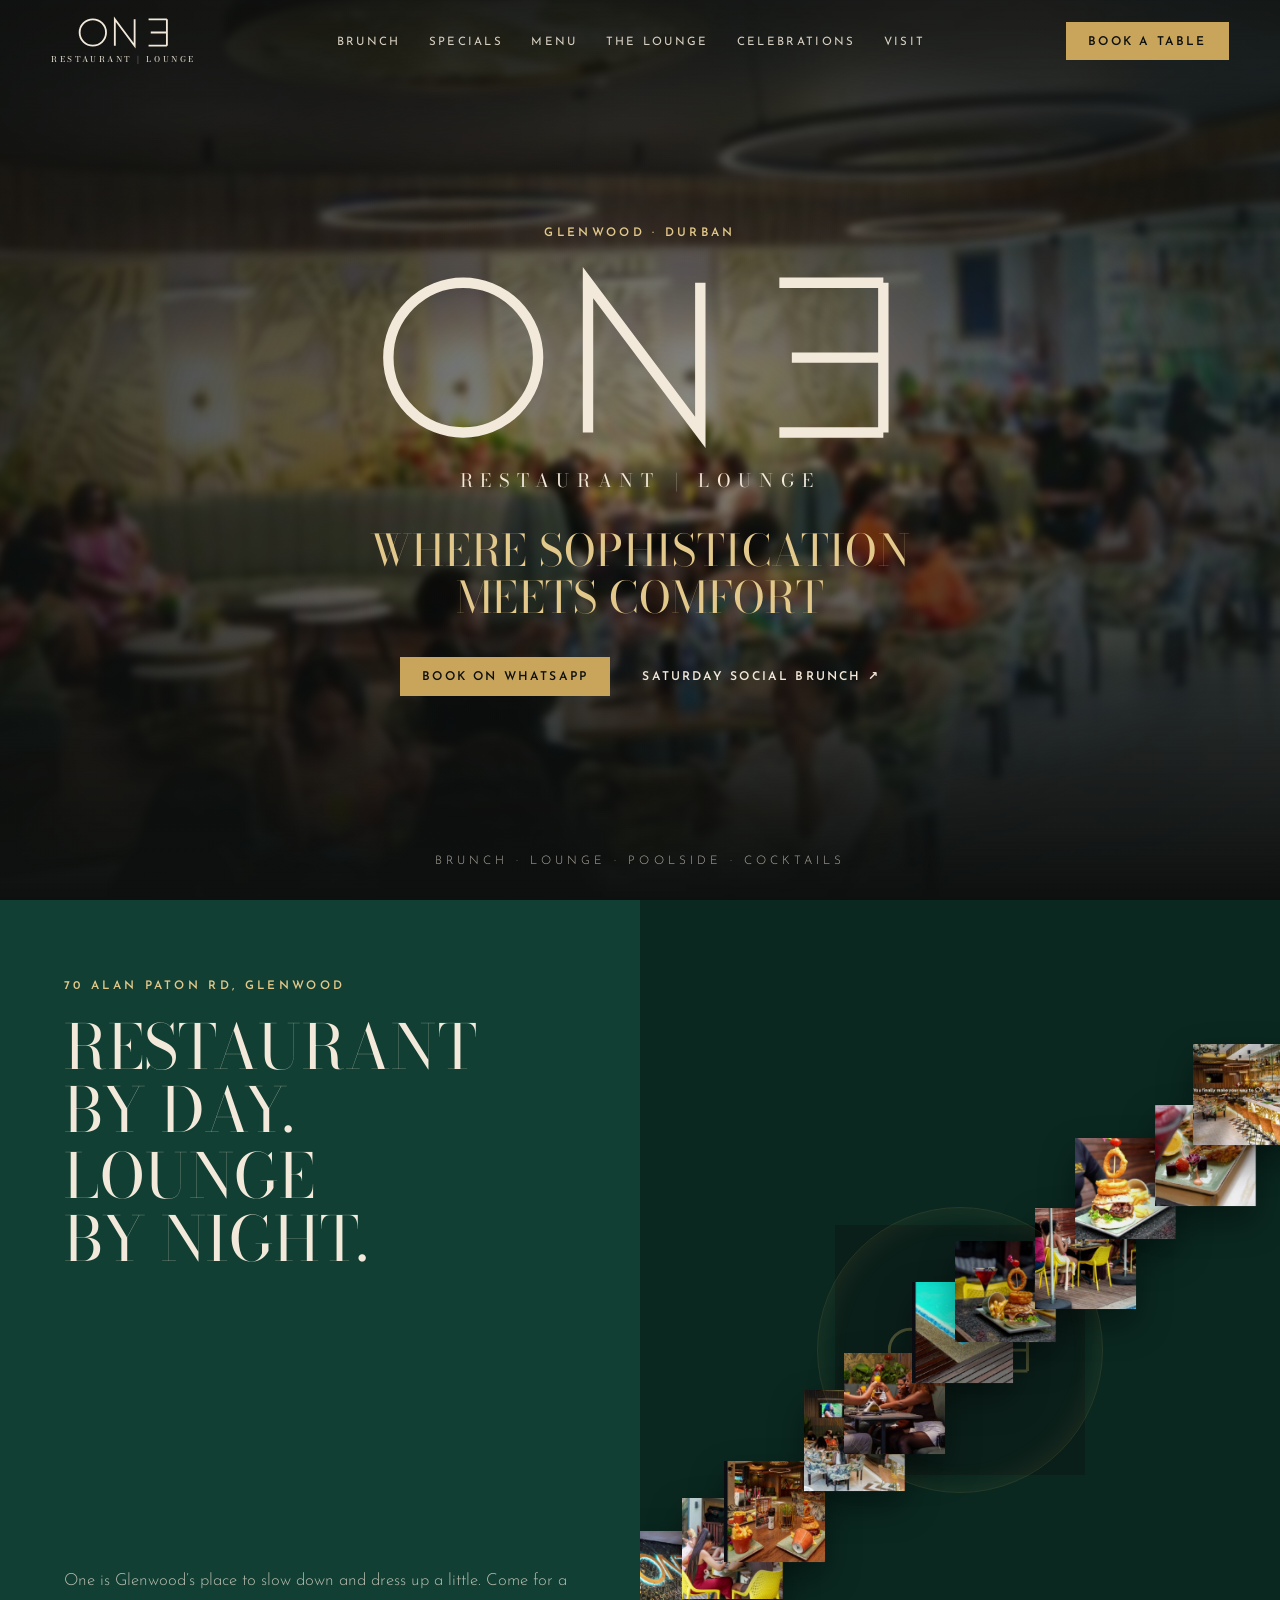
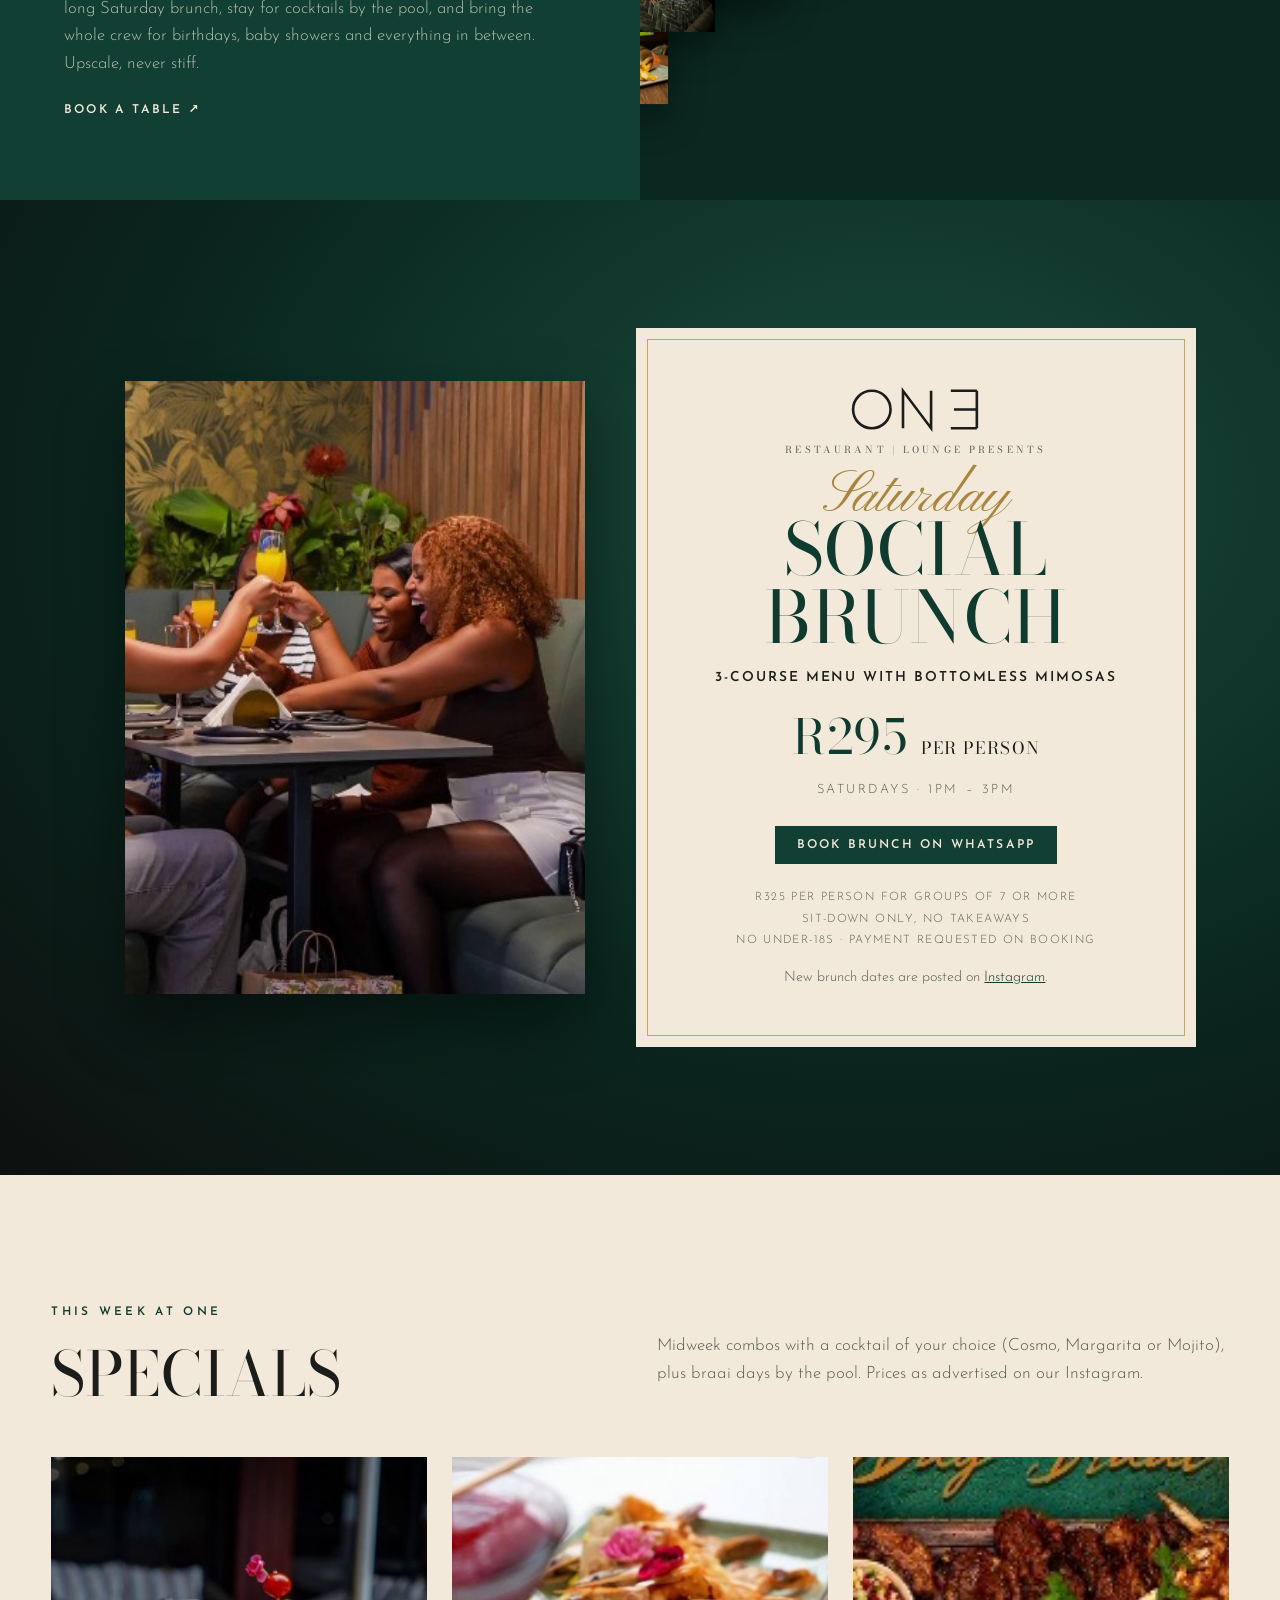
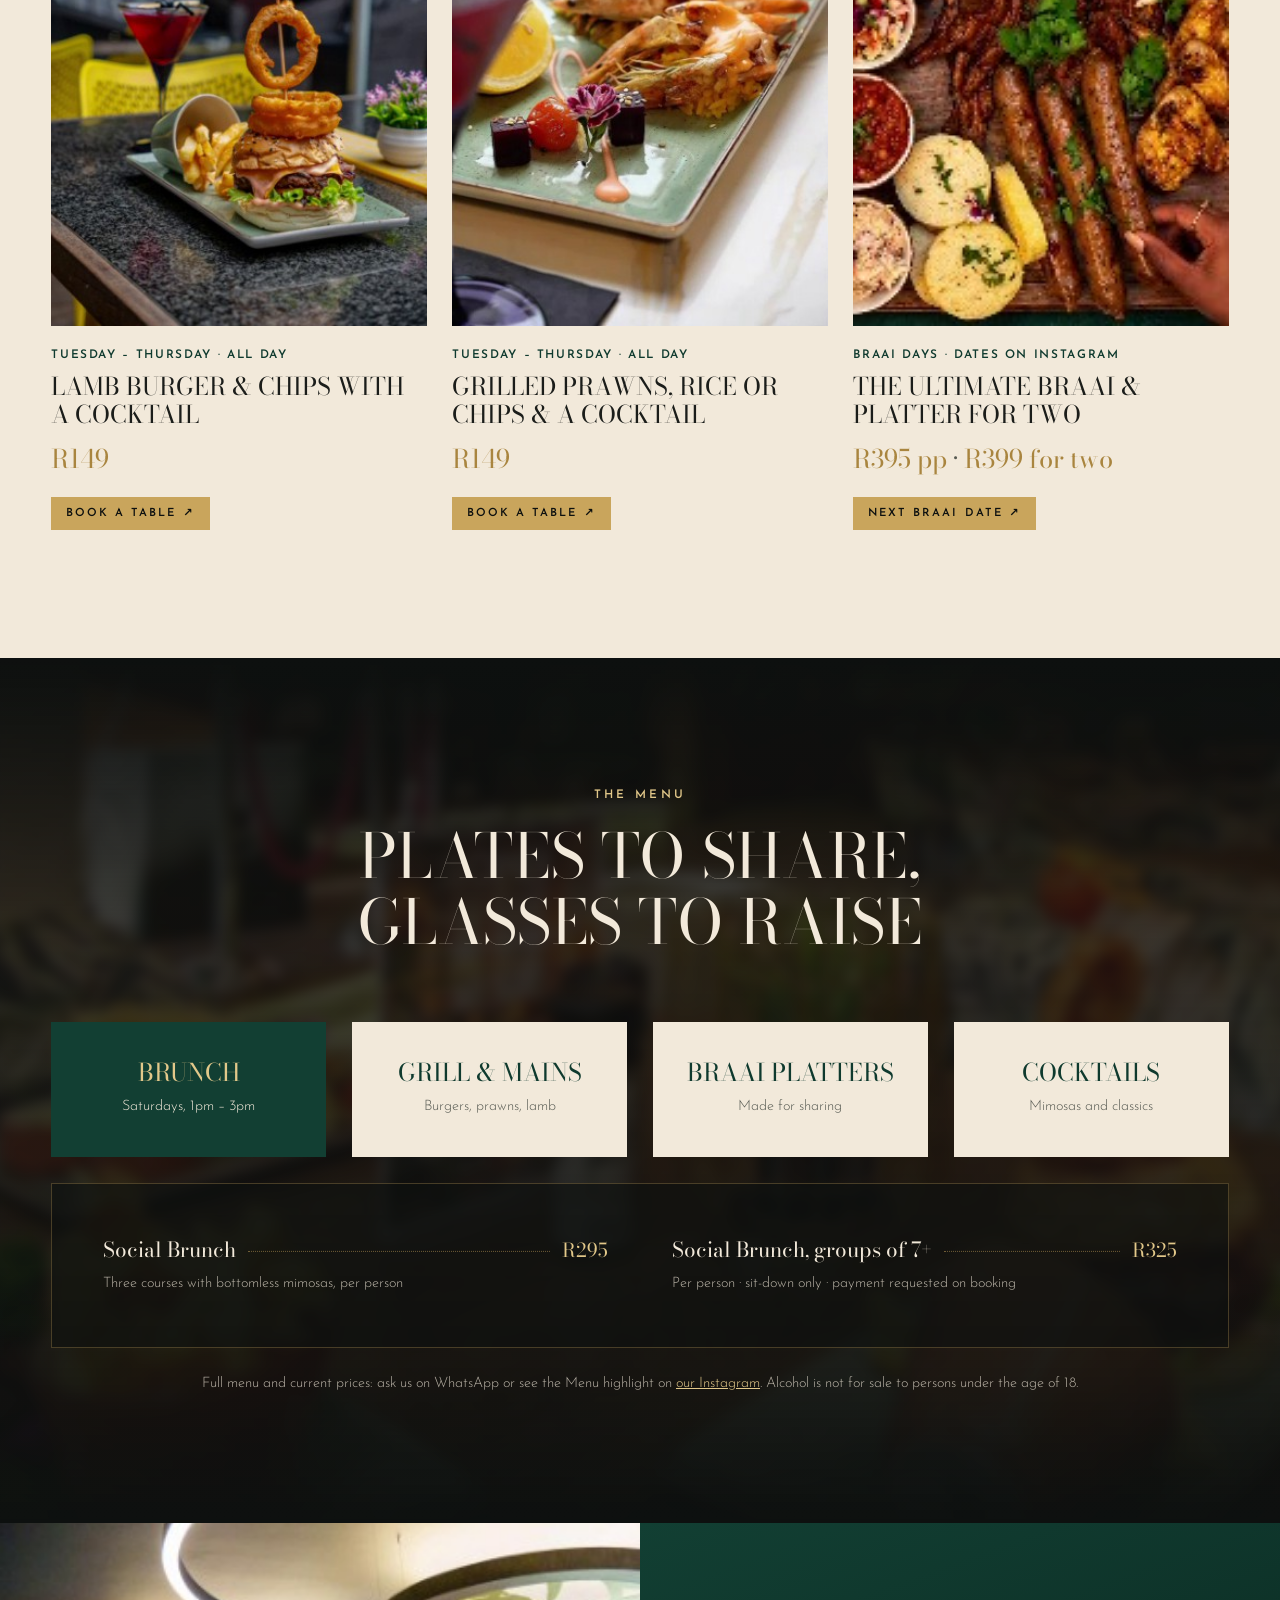
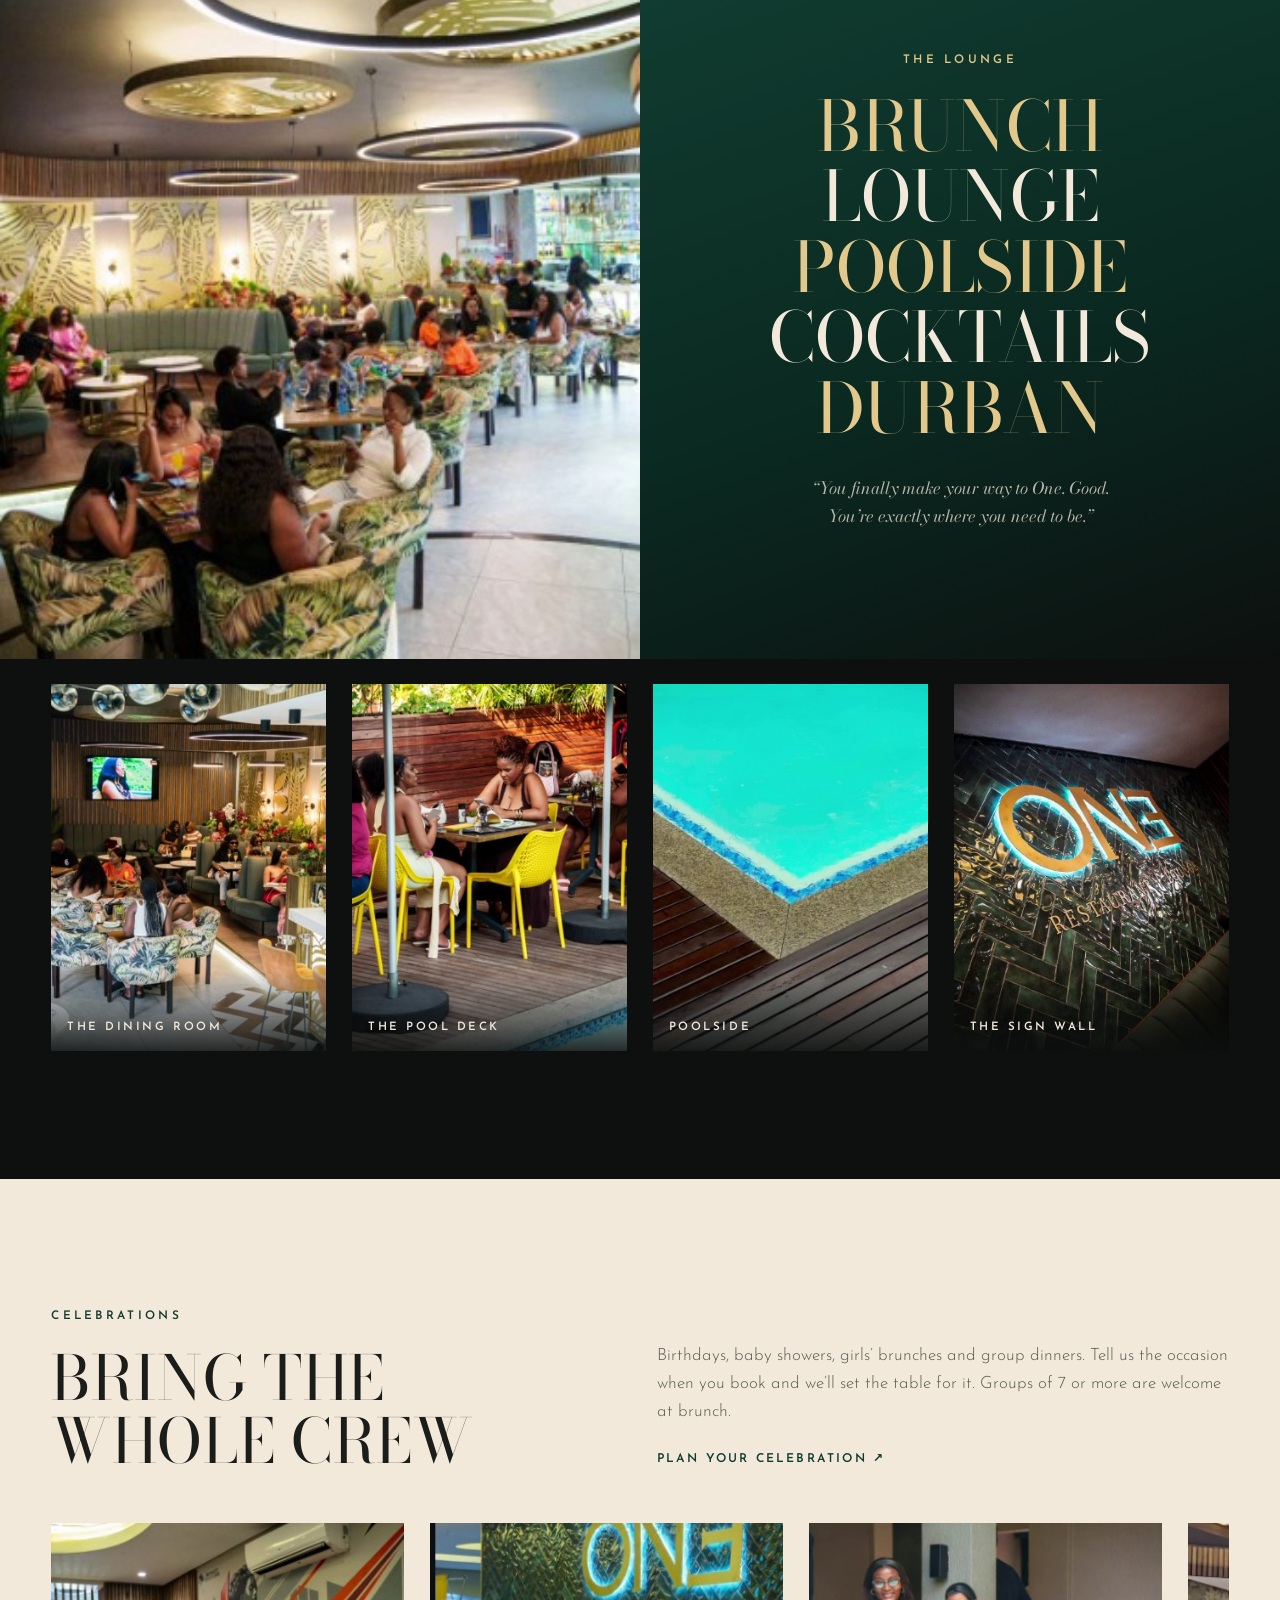
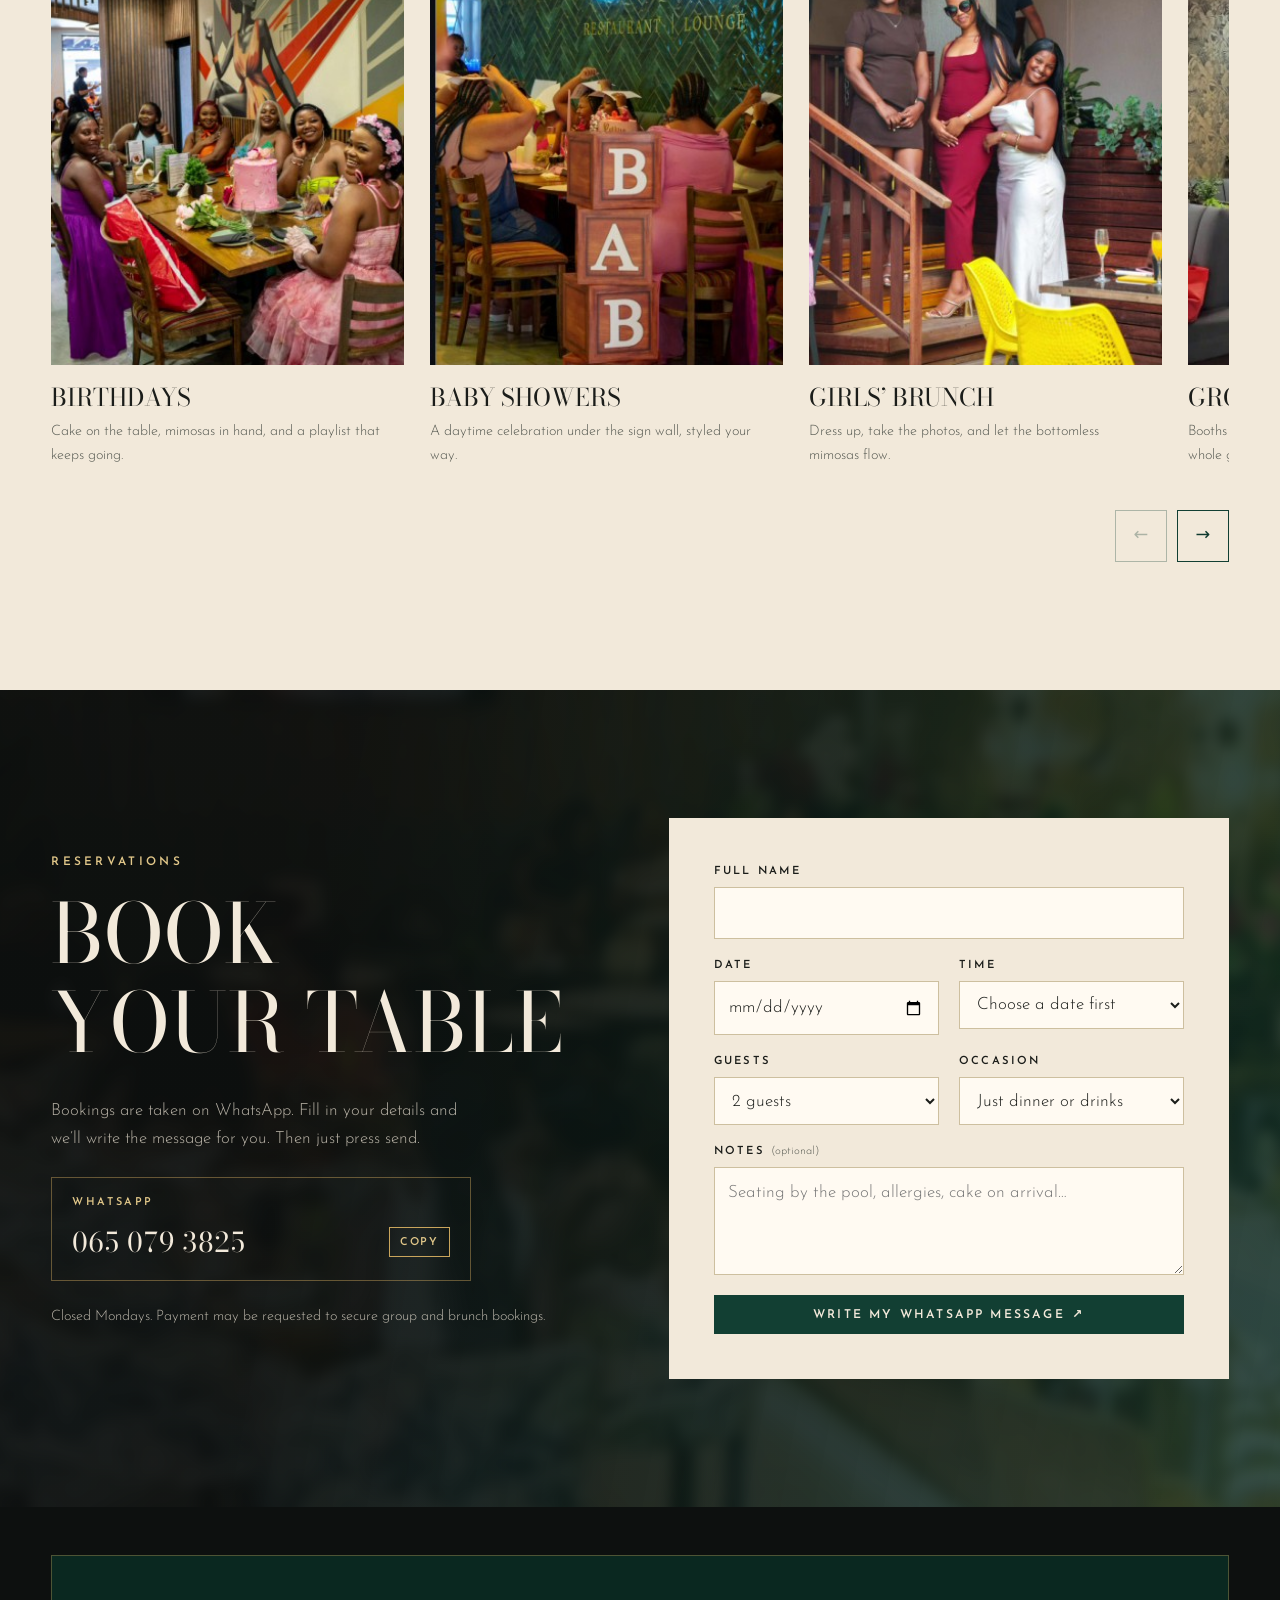
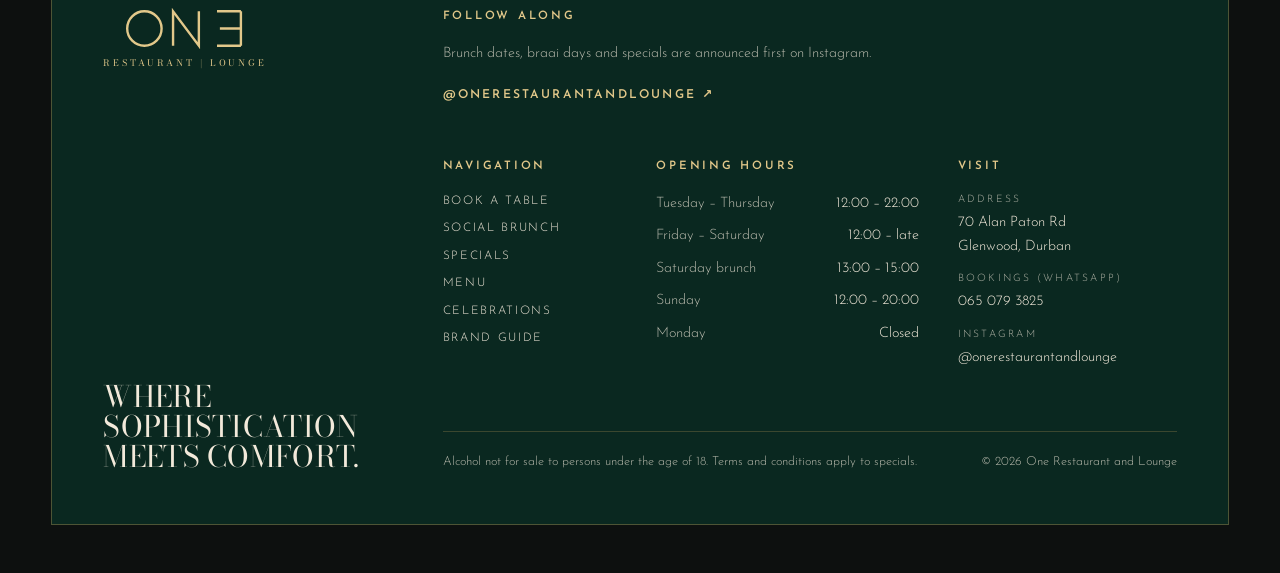
<file: index.html>
<!doctype html>
<html lang="en-ZA" class="no-js">
<head>
  <meta charset="utf-8">
  <meta name="viewport" content="width=device-width, initial-scale=1">
  <title>ONƎ Restaurant | Lounge · Glenwood, Durban</title>
  <meta name="description" content="One Restaurant and Lounge in Glenwood, Durban, where sophistication meets comfort. Saturday Social Brunch with bottomless mimosas, weekday specials, poolside lounge and celebrations. Book on WhatsApp: 065 079 3825.">
  <meta name="theme-color" content="#0d100f">
  <meta property="og:type" content="restaurant">
  <meta property="og:title" content="ONƎ Restaurant | Lounge">
  <meta property="og:description" content="Where sophistication meets comfort. 70 Alan Paton Rd, Glenwood, Durban.">
  <meta property="og:image" content="assets/img/one-sign.jpg">
  <link rel="icon" href="assets/logo/favicon.svg" type="image/svg+xml">
  <link rel="preconnect" href="https://fonts.googleapis.com">
  <link rel="preconnect" href="https://fonts.gstatic.com" crossorigin>
  <link rel="stylesheet" href="https://fonts.googleapis.com/css2?family=Bodoni+Moda:ital,opsz,wght@0,6..96,400;0,6..96,500;1,6..96,400&family=Josefin+Sans:wght@300;400;600&family=Pinyon+Script&display=swap">
  <link rel="stylesheet" href="css/tokens.css">
  <link rel="stylesheet" href="css/main.css">
  <script>document.documentElement.classList.replace('no-js', 'js');</script>
</head>
<body>
  <!-- ONƎ logo mark, reused with <use href="#one-mark"> -->
  <svg width="0" height="0" style="position:absolute" aria-hidden="true">
    <symbol id="one-mark" viewBox="0 0 250 90" fill="none" stroke="currentColor" stroke-width="5">
      <circle cx="40" cy="45" r="36"/>
      <path d="M100 81V9l54 72V9"/>
      <path d="M242 9v72M242 9h-50M242 45h-44M242 81h-50"/>
    </symbol>
  </svg>

  <a class="skip-link" href="#main">Skip to content</a>

  <!-- ===================== HEADER ===================== -->
  <header class="site-header" data-header>
    <a class="brand" href="#top" aria-label="ONƎ Restaurant and Lounge, back to top">
      <svg class="brand__mark" aria-hidden="true"><use href="#one-mark"/></svg>
      <span class="brand__tag">Restaurant | Lounge</span>
    </a>
    <nav class="site-nav" aria-label="Primary">
      <ul>
        <li><a href="#brunch">Brunch</a></li>
        <li><a href="#specials">Specials</a></li>
        <li><a href="#menu">Menu</a></li>
        <li><a href="#lounge">The lounge</a></li>
        <li><a href="#celebrations">Celebrations</a></li>
        <li><a href="#visit">Visit</a></li>
      </ul>
    </nav>
    <div class="site-header__cta">
      <a class="btn btn--gold" href="#book">Book a table</a>
    </div>
    <button class="nav-toggle" type="button" aria-expanded="false" aria-controls="mobile-nav" data-nav-toggle>
      <span class="nav-toggle__label">Menu</span>
      <span class="nav-toggle__bars" aria-hidden="true"><span></span><span></span></span>
    </button>
  </header>

  <div class="mobile-nav" id="mobile-nav" data-mobile-nav hidden>
    <nav aria-label="Mobile">
      <ul>
        <li><a href="#brunch">Brunch</a></li>
        <li><a href="#specials">Specials</a></li>
        <li><a href="#menu">Menu</a></li>
        <li><a href="#lounge">The lounge</a></li>
        <li><a href="#celebrations">Celebrations</a></li>
        <li><a href="#visit">Visit</a></li>
      </ul>
    </nav>
    <a class="btn btn--gold btn--block" href="#book">Book a table</a>
    <p class="mobile-nav__meta">70 Alan Paton Rd, Glenwood · WhatsApp 065 079 3825</p>
  </div>

  <main id="main">
    <!-- ===================== HERO ===================== -->
    <section class="hero" id="top" aria-labelledby="hero-title">
      <div class="hero__media" data-parallax="0.18">
        <img src="assets/img/one-hero.jpg" width="348" height="432" alt="" fetchpriority="high">
      </div>
      <div class="hero__content">
        <p class="eyebrow hero__eyebrow" data-reveal>Glenwood · Durban</p>
        <h1 class="hero__logo" id="hero-title" data-reveal style="--i:1">
          <svg class="hero__mark" role="img" aria-label="ONƎ"><use href="#one-mark"/></svg>
          <span class="hero__tag">Restaurant <span aria-hidden="true">|</span> Lounge</span>
        </h1>
        <p class="display hero__line split" data-reveal>
          <span class="line" style="--i:2"><span>Where sophistication</span></span>
          <span class="line" style="--i:3"><span>meets comfort</span></span>
        </p>
        <div class="hero__actions" data-reveal style="--i:4">
          <a class="btn btn--gold" href="#book">Book on WhatsApp</a>
          <a class="link-arrow link-arrow--light" href="#brunch">Saturday Social Brunch <span aria-hidden="true">↗</span></a>
        </div>
      </div>
      <p class="hero__strip" aria-hidden="true">Brunch · Lounge · Poolside · Cocktails</p>
    </section>

    <!-- ===================== WELCOME SPLIT + RING COLLAGE ===================== -->
    <section class="story" id="welcome" aria-labelledby="story-title">
      <div class="story__text panel panel--emerald">
        <p class="eyebrow eyebrow--gold" data-reveal>70 Alan Paton Rd, Glenwood</p>
        <h2 class="display story__title split" id="story-title" data-reveal>
          <span class="line" style="--i:0"><span>Restaurant by day.</span></span>
          <span class="line" style="--i:1"><span>Lounge by night.</span></span>
        </h2>
        <div class="story__body" data-reveal>
          <p>One is Glenwood’s place to slow down and dress up a little. Come for a long Saturday brunch, stay for cocktails by the pool, and bring the whole crew for birthdays, baby showers and everything in between. Upscale, never stiff.</p>
          <a class="link-arrow link-arrow--light" href="#book">Book a table <span aria-hidden="true">↗</span></a>
        </div>
      </div>
      <div class="story__collage panel panel--emerald-deep" data-collage>
        <div class="ring">
          <div class="ring__centre" aria-hidden="true"><svg class="ring__mark"><use href="#one-mark"/></svg></div>
          <figure class="ring__tile" style="--jx:8px;--jy:14px"><img src="assets/img/one-tile-01.jpg" width="350" height="432" alt="Burger stacked with onion rings under the ring lights" loading="lazy"></figure>
          <figure class="ring__tile" style="--jx:-4px;--jy:-10px"><img src="assets/img/one-tile-02.jpg" width="348" height="432" alt="The glowing ONƎ sign on the green tiled wall" loading="lazy"></figure>
          <figure class="ring__tile" style="--jx:6px;--jy:6px"><img src="assets/img/one-tile-03.jpg" width="350" height="432" alt="Friends at brunch on the deck" loading="lazy"></figure>
          <figure class="ring__tile" style="--jx:-10px;--jy:18px"><img src="assets/img/one-tile-04.jpg" width="350" height="432" alt="Plates of food on a wooden table" loading="lazy"></figure>
          <figure class="ring__tile" style="--jx:12px;--jy:-4px"><img src="assets/img/one-tile-05.jpg" width="350" height="432" alt="The dining room with palm-print chairs" loading="lazy"></figure>
          <figure class="ring__tile" style="--jx:-6px;--jy:8px"><img src="assets/img/one-tile-06.jpg" width="350" height="432" alt="Guests toasting with mimosas" loading="lazy"></figure>
          <figure class="ring__tile" style="--jx:4px;--jy:-14px"><img src="assets/img/one-tile-07.jpg" width="362" height="432" alt="Turquoise pool edge" loading="lazy"></figure>
          <figure class="ring__tile" style="--jx:-12px;--jy:-6px"><img src="assets/img/one-tile-08.jpg" width="350" height="432" alt="Burger and cocktail on the terrace" loading="lazy"></figure>
          <figure class="ring__tile" style="--jx:10px;--jy:10px"><img src="assets/img/one-tile-09.jpg" width="348" height="432" alt="Yellow chairs on the pool deck" loading="lazy"></figure>
          <figure class="ring__tile" style="--jx:-8px;--jy:-12px"><img src="assets/img/one-tile-10.jpg" width="350" height="432" alt="Burger with onion ring and fries" loading="lazy"></figure>
          <figure class="ring__tile" style="--jx:14px;--jy:4px"><img src="assets/img/one-tile-11.jpg" width="350" height="432" alt="Grilled prawns with a cocktail" loading="lazy"></figure>
          <figure class="ring__tile" style="--jx:-6px;--jy:-8px"><img src="assets/img/one-tile-12.jpg" width="350" height="432" alt="The bar with amber stools" loading="lazy"></figure>
        </div>
      </div>
    </section>

    <!-- ===================== SOCIAL BRUNCH ===================== -->
    <section class="brunch" id="brunch" aria-labelledby="brunch-title">
      <div class="container brunch__inner">
        <figure class="brunch__media" data-reveal>
          <img src="assets/img/one-brunch.jpg" width="348" height="432" alt="Guests raising mimosas at Social Brunch" loading="lazy">
        </figure>
        <div class="brunch__poster" data-reveal style="--i:1">
          <svg class="brunch__mark" aria-hidden="true"><use href="#one-mark"/></svg>
          <p class="brunch__presents">Restaurant | Lounge presents</p>
          <p class="script brunch__script">Saturday</p>
          <h2 class="display brunch__title" id="brunch-title">Social Brunch</h2>
          <p class="brunch__menu">3-course menu with bottomless mimosas</p>
          <p class="brunch__price"><span class="brunch__amount">R295</span> per person</p>
          <p class="brunch__time">Saturdays · 1pm – 3pm</p>
          <a class="btn btn--emerald" href="#book" data-occasion="Social Brunch">Book brunch on WhatsApp</a>
          <ul class="brunch__terms">
            <li>R325 per person for groups of 7 or more</li>
            <li>Sit-down only, no takeaways</li>
            <li>No under-18s · Payment requested on booking</li>
          </ul>
          <p class="brunch__note">New brunch dates are posted on <a href="https://www.instagram.com/onerestaurantandlounge/" rel="noopener">Instagram</a>.</p>
        </div>
      </div>
    </section>

    <!-- ===================== WEEKLY SPECIALS ===================== -->
    <section class="specials section--champagne" id="specials" aria-labelledby="specials-title">
      <div class="container">
        <header class="section-head">
          <div>
            <p class="eyebrow eyebrow--emerald" data-reveal>This week at One</p>
            <h2 class="display section-head__title" id="specials-title" data-reveal>Specials</h2>
          </div>
          <div class="section-head__aside" data-reveal style="--i:1">
            <p>Midweek combos with a cocktail of your choice (Cosmo, Margarita or Mojito), plus braai days by the pool. Prices as advertised on our Instagram.</p>
          </div>
        </header>

        <div class="special-grid" data-stagger>
          <article class="special-card" data-reveal>
            <figure class="special-card__media"><img src="assets/img/one-burger.jpg" width="350" height="432" alt="Lamb burger with onion ring, chips and a red cocktail" loading="lazy"></figure>
            <p class="special-card__when">Tuesday – Thursday · All day</p>
            <h3 class="special-card__title">Lamb burger &amp; chips with a cocktail</h3>
            <p class="special-card__price">R149</p>
            <a class="btn btn--gold btn--small" href="#book" data-occasion="Lamb burger special">Book a table <span aria-hidden="true">↗</span></a>
          </article>
          <article class="special-card" data-reveal>
            <figure class="special-card__media"><img src="assets/img/one-prawns.jpg" width="350" height="432" alt="Grilled prawns with a cocktail" loading="lazy"></figure>
            <p class="special-card__when">Tuesday – Thursday · All day</p>
            <h3 class="special-card__title">Grilled prawns, rice or chips &amp; a cocktail</h3>
            <p class="special-card__price">R149</p>
            <a class="btn btn--gold btn--small" href="#book" data-occasion="Prawns special">Book a table <span aria-hidden="true">↗</span></a>
          </article>
          <article class="special-card" data-reveal>
            <figure class="special-card__media"><img src="assets/img/one-platter.jpg" width="362" height="197" alt="Braai platter with lamb, wors, wings and sides" loading="lazy"></figure>
            <p class="special-card__when">Braai days · Dates on Instagram</p>
            <h3 class="special-card__title">The Ultimate Braai &amp; Platter for Two</h3>
            <p class="special-card__price">R395 pp <span>·</span> R399 for two</p>
            <a class="btn btn--gold btn--small" href="https://www.instagram.com/onerestaurantandlounge/" rel="noopener">Next braai date <span aria-hidden="true">↗</span></a>
          </article>
        </div>
      </div>
    </section>

    <!-- ===================== MENU ===================== -->
    <section class="menu" id="menu" aria-labelledby="menu-title">
      <div class="menu__bg" aria-hidden="true" data-parallax="0.12">
        <img src="assets/img/one-menu-bg.jpg" width="362" height="432" alt="" loading="lazy">
      </div>
      <div class="container">
        <header class="menu__head">
          <p class="eyebrow eyebrow--gold" data-reveal>The menu</p>
          <h2 class="display menu__title split" id="menu-title" data-reveal>
            <span class="line" style="--i:0"><span>Plates to share,</span></span>
            <span class="line" style="--i:1"><span>glasses to raise</span></span>
          </h2>
        </header>

        <div class="menu__tabs" role="tablist" aria-label="Menu sections" data-tabs data-stagger>
          <button class="menu-card" role="tab" id="tab-brunch" aria-controls="panel-brunch" aria-selected="true" data-reveal>
            <span class="menu-card__title">Brunch</span>
            <span class="menu-card__desc">Saturdays, 1pm – 3pm</span>
          </button>
          <button class="menu-card" role="tab" id="tab-grill" aria-controls="panel-grill" aria-selected="false" tabindex="-1" data-reveal>
            <span class="menu-card__title">Grill &amp; mains</span>
            <span class="menu-card__desc">Burgers, prawns, lamb</span>
          </button>
          <button class="menu-card" role="tab" id="tab-platters" aria-controls="panel-platters" aria-selected="false" tabindex="-1" data-reveal>
            <span class="menu-card__title">Braai platters</span>
            <span class="menu-card__desc">Made for sharing</span>
          </button>
          <button class="menu-card" role="tab" id="tab-cocktails" aria-controls="panel-cocktails" aria-selected="false" tabindex="-1" data-reveal>
            <span class="menu-card__title">Cocktails</span>
            <span class="menu-card__desc">Mimosas and classics</span>
          </button>
        </div>

        <!-- Edit dishes and prices in these lists. "Ask us" marks items whose price isn't published yet. -->
        <div class="menu__panels">
          <div class="menu-panel" role="tabpanel" id="panel-brunch" aria-labelledby="tab-brunch" tabindex="0">
            <ul class="menu-list">
              <li class="menu-item"><p class="menu-item__row"><span class="menu-item__name">Social Brunch</span><span class="menu-item__dots" aria-hidden="true"></span><span class="menu-item__price">R295</span></p><p class="menu-item__desc">Three courses with bottomless mimosas, per person</p></li>
              <li class="menu-item"><p class="menu-item__row"><span class="menu-item__name">Social Brunch, groups of 7+</span><span class="menu-item__dots" aria-hidden="true"></span><span class="menu-item__price">R325</span></p><p class="menu-item__desc">Per person · sit-down only · payment requested on booking</p></li>
            </ul>
          </div>
          <div class="menu-panel" role="tabpanel" id="panel-grill" aria-labelledby="tab-grill" tabindex="0" hidden>
            <ul class="menu-list">
              <li class="menu-item"><p class="menu-item__row"><span class="menu-item__name">Lamb burger &amp; chips + cocktail</span><span class="menu-item__dots" aria-hidden="true"></span><span class="menu-item__price">R149</span></p><p class="menu-item__desc">Tuesday – Thursday special · Cosmo, Margarita or Mojito</p></li>
              <li class="menu-item"><p class="menu-item__row"><span class="menu-item__name">Grilled prawns &amp; rice or chips + cocktail</span><span class="menu-item__dots" aria-hidden="true"></span><span class="menu-item__price">R149</span></p><p class="menu-item__desc">Tuesday – Thursday special · Cosmo, Margarita or Mojito</p></li>
              <li class="menu-item"><p class="menu-item__row"><span class="menu-item__name">Stacked beef burger</span><span class="menu-item__dots" aria-hidden="true"></span><span class="menu-item__price">Ask us</span></p><p class="menu-item__desc">Onion rings, cheese, chips in the copper pail</p></li>
              <li class="menu-item"><p class="menu-item__row"><span class="menu-item__name">Grilled lamb chops</span><span class="menu-item__dots" aria-hidden="true"></span><span class="menu-item__price">Ask us</span></p><p class="menu-item__desc">With chips and garnish</p></li>
            </ul>
          </div>
          <div class="menu-panel" role="tabpanel" id="panel-platters" aria-labelledby="tab-platters" tabindex="0" hidden>
            <ul class="menu-list">
              <li class="menu-item"><p class="menu-item__row"><span class="menu-item__name">1kg Platter for Two</span><span class="menu-item__dots" aria-hidden="true"></span><span class="menu-item__price">R399</span></p><p class="menu-item__desc">Karoo lamb, flame-grilled wings, spiced wors, steam bread or Portuguese roll, coleslaw, chakalaka, chilli-lime sambal</p></li>
              <li class="menu-item"><p class="menu-item__row"><span class="menu-item__name">The Ultimate Braai Experience</span><span class="menu-item__dots" aria-hidden="true"></span><span class="menu-item__price">R395</span></p><p class="menu-item__desc">Poolside braai buffet, per person, on selected dates</p></li>
            </ul>
          </div>
          <div class="menu-panel" role="tabpanel" id="panel-cocktails" aria-labelledby="tab-cocktails" tabindex="0" hidden>
            <ul class="menu-list">
              <li class="menu-item"><p class="menu-item__row"><span class="menu-item__name">Bottomless mimosas</span><span class="menu-item__dots" aria-hidden="true"></span><span class="menu-item__price">With brunch</span></p><p class="menu-item__desc">Included with Saturday Social Brunch</p></li>
              <li class="menu-item"><p class="menu-item__row"><span class="menu-item__name">Cosmopolitan</span><span class="menu-item__dots" aria-hidden="true"></span><span class="menu-item__price">Ask us</span></p><p class="menu-item__desc">Vodka, cranberry, lime</p></li>
              <li class="menu-item"><p class="menu-item__row"><span class="menu-item__name">Margarita</span><span class="menu-item__dots" aria-hidden="true"></span><span class="menu-item__price">Ask us</span></p><p class="menu-item__desc">Tequila, lime, salted rim</p></li>
              <li class="menu-item"><p class="menu-item__row"><span class="menu-item__name">Mojito</span><span class="menu-item__dots" aria-hidden="true"></span><span class="menu-item__price">Ask us</span></p><p class="menu-item__desc">Rum, mint, lime, soda</p></li>
            </ul>
          </div>
        </div>
        <p class="menu__note">Full menu and current prices: ask us on WhatsApp or see the Menu highlight on <a href="https://www.instagram.com/onerestaurantandlounge/" rel="noopener">our Instagram</a>. Alcohol is not for sale to persons under the age of 18.</p>
      </div>
    </section>

    <!-- ===================== THE LOUNGE ===================== -->
    <section class="lounge" id="lounge" aria-labelledby="lounge-title">
      <div class="lounge__split">
        <figure class="lounge__media">
          <img src="assets/img/one-bar.jpg" width="348" height="432" alt="The lounge under its ring lights" loading="lazy">
        </figure>
        <div class="lounge__text">
          <p class="eyebrow eyebrow--gold" id="lounge-title" data-reveal>The lounge</p>
          <ul class="word-stack" data-stagger>
            <li data-reveal>Brunch</li>
            <li data-reveal>Lounge</li>
            <li data-reveal>Poolside</li>
            <li data-reveal>Cocktails</li>
            <li data-reveal>Durban</li>
          </ul>
          <p class="word-stack__note" data-reveal>“You finally make your way to One. Good. You’re exactly where you need to be.”</p>
        </div>
      </div>
      <div class="container spaces" data-stagger>
        <figure class="space" data-reveal><img src="assets/img/one-dining.jpg" width="350" height="432" alt="Dining room with palm-print chairs" loading="lazy"><figcaption>The dining room</figcaption></figure>
        <figure class="space" data-reveal><img src="assets/img/one-deck.jpg" width="348" height="432" alt="Yellow chairs on the pool deck" loading="lazy"><figcaption>The pool deck</figcaption></figure>
        <figure class="space" data-reveal><img src="assets/img/one-pool.jpg" width="362" height="432" alt="Turquoise pool water" loading="lazy"><figcaption>Poolside</figcaption></figure>
        <figure class="space" data-reveal><img src="assets/img/one-sign.jpg" width="348" height="432" alt="The ONƎ sign glowing on green tiles" loading="lazy"><figcaption>The sign wall</figcaption></figure>
      </div>
    </section>

    <!-- ===================== CELEBRATIONS CAROUSEL ===================== -->
    <section class="events section--champagne" id="celebrations" aria-labelledby="celebrations-title">
      <div class="container">
        <header class="section-head">
          <div>
            <p class="eyebrow eyebrow--emerald" data-reveal>Celebrations</p>
            <h2 class="display section-head__title" id="celebrations-title" data-reveal>Bring the whole crew</h2>
          </div>
          <div class="section-head__aside" data-reveal style="--i:1">
            <p>Birthdays, baby showers, girls’ brunches and group dinners. Tell us the occasion when you book and we’ll set the table for it. Groups of 7 or more are welcome at brunch.</p>
            <a class="link-arrow" href="#book" data-occasion="Celebration">Plan your celebration <span aria-hidden="true">↗</span></a>
          </div>
        </header>

        <div class="carousel" data-carousel>
          <ul class="carousel__track" data-carousel-track tabindex="0" aria-label="Celebrations at One">
            <li class="event-card">
              <figure class="event-card__media"><img src="assets/img/one-birthday.jpg" width="348" height="432" alt="A birthday table with a pink cake" loading="lazy"></figure>
              <h3 class="event-card__title">Birthdays</h3>
              <p>Cake on the table, mimosas in hand, and a playlist that keeps going.</p>
            </li>
            <li class="event-card">
              <figure class="event-card__media"><img src="assets/img/one-babyshower.jpg" width="362" height="432" alt="Baby shower with BABY letter blocks under the ONƎ sign" loading="lazy"></figure>
              <h3 class="event-card__title">Baby showers</h3>
              <p>A daytime celebration under the sign wall, styled your way.</p>
            </li>
            <li class="event-card">
              <figure class="event-card__media"><img src="assets/img/one-girls.jpg" width="348" height="432" alt="Friends dressed up on the stairs by the pool" loading="lazy"></figure>
              <h3 class="event-card__title">Girls’ brunch</h3>
              <p>Dress up, take the photos, and let the bottomless mimosas flow.</p>
            </li>
            <li class="event-card">
              <figure class="event-card__media"><img src="assets/img/one-party.jpg" width="350" height="432" alt="Guests celebrating in a private booth" loading="lazy"></figure>
              <h3 class="event-card__title">Group dinners</h3>
              <p>Booths and long tables for the team, the family or the whole group chat.</p>
            </li>
          </ul>
          <div class="carousel__controls">
            <button class="carousel__btn" type="button" data-carousel-prev aria-label="Previous celebration">←</button>
            <button class="carousel__btn" type="button" data-carousel-next aria-label="Next celebration">→</button>
          </div>
        </div>
      </div>
    </section>

    <!-- ===================== BOOK ON WHATSAPP ===================== -->
    <section class="reserve" id="book" aria-labelledby="book-title">
      <div class="reserve__bg" aria-hidden="true" data-parallax="0.12">
        <img src="assets/img/one-book-bg.jpg" width="350" height="432" alt="" loading="lazy">
      </div>
      <div class="container reserve__inner">
        <div class="reserve__intro">
          <p class="eyebrow eyebrow--gold" data-reveal>Reservations</p>
          <h2 class="display reserve__title split" id="book-title" data-reveal>
            <span class="line" style="--i:0"><span>Book</span></span>
            <span class="line" style="--i:1"><span>your table</span></span>
          </h2>
          <p class="reserve__lead" data-reveal>Bookings are taken on WhatsApp. Fill in your details and we’ll write the message for you. Then just press send.</p>
          <div class="wa-number" data-reveal>
            <span class="wa-number__label">WhatsApp</span>
            <a class="wa-number__value" href="https://wa.me/27650793825" rel="noopener">065 079 3825</a>
            <button class="wa-number__copy" type="button" data-copy="065 079 3825">Copy</button>
          </div>
          <p class="reserve__note" data-reveal>Closed Mondays. Payment may be requested to secure group and brunch bookings.</p>
        </div>

        <div class="reserve__card" data-reveal style="--i:1">
          <form class="reserve-form" data-reserve-form novalidate>
            <div class="form-grid">
              <div class="field field--full">
                <label for="r-name">Full name</label>
                <input id="r-name" name="name" type="text" autocomplete="name" required aria-describedby="r-name-err">
                <p class="field__error" id="r-name-err"></p>
              </div>
              <div class="field">
                <label for="r-date">Date</label>
                <input id="r-date" name="date" type="date" required aria-describedby="r-date-err">
                <p class="field__error" id="r-date-err"></p>
              </div>
              <div class="field">
                <label for="r-time">Time</label>
                <select id="r-time" name="time" required aria-describedby="r-time-err">
                  <option value="">Choose a date first</option>
                </select>
                <p class="field__error" id="r-time-err"></p>
              </div>
              <div class="field">
                <label for="r-guests">Guests</label>
                <select id="r-guests" name="guests" required aria-describedby="r-guests-err">
                  <option value="2" selected>2 guests</option>
                </select>
                <p class="field__error" id="r-guests-err"></p>
              </div>
              <div class="field">
                <label for="r-occasion">Occasion</label>
                <select id="r-occasion" name="occasion">
                  <option value="">Just dinner or drinks</option>
                  <option>Social Brunch</option>
                  <option>Birthday</option>
                  <option>Baby shower</option>
                  <option>Anniversary</option>
                  <option>Lamb burger special</option>
                  <option>Prawns special</option>
                  <option>Celebration</option>
                </select>
              </div>
              <div class="field field--full">
                <label for="r-notes">Notes <span class="field__optional">(optional)</span></label>
                <textarea id="r-notes" name="notes" rows="3" placeholder="Seating by the pool, allergies, cake on arrival…"></textarea>
              </div>
            </div>
            <p class="form-status" role="status" aria-live="polite" data-form-status></p>
            <button class="btn btn--emerald btn--block" type="submit">Write my WhatsApp message <span aria-hidden="true">↗</span></button>
          </form>

          <div class="reserve-success" data-reserve-success tabindex="-1" hidden>
            <svg class="reserve-success__mark" aria-hidden="true"><use href="#one-mark"/></svg>
            <h3 class="display">Almost there</h3>
            <p>Your booking message is ready. Open WhatsApp and press send. One will confirm your table there.</p>
            <pre class="reserve-success__message" data-wa-message></pre>
            <div class="reserve-success__actions">
              <a class="btn btn--emerald" href="https://wa.me/27650793825" target="_blank" rel="noopener" data-wa-link>Open WhatsApp <span aria-hidden="true">↗</span></a>
              <button class="btn btn--ghost-ink" type="button" data-copy-message>Copy message</button>
            </div>
            <button class="link-arrow" type="button" data-reserve-again>Change details <span aria-hidden="true">↗</span></button>
          </div>
        </div>
      </div>
    </section>
  </main>

  <!-- ===================== FOOTER ===================== -->
  <footer class="site-footer" id="visit">
    <div class="site-footer__inner">
      <div class="site-footer__brand">
        <div class="footer-logo">
          <svg class="footer-logo__mark" aria-hidden="true"><use href="#one-mark"/></svg>
          <span class="footer-logo__tag">Restaurant | Lounge</span>
        </div>
        <p class="display site-footer__signoff">Where<br>sophistication<br>meets comfort.</p>
      </div>

      <div class="site-footer__main">
        <div class="follow">
          <p class="footer-heading">Follow along</p>
          <p class="follow__copy">Brunch dates, braai days and specials are announced first on Instagram.</p>
          <a class="link-arrow link-arrow--gold" href="https://www.instagram.com/onerestaurantandlounge/" rel="noopener">@onerestaurantandlounge <span aria-hidden="true">↗</span></a>
        </div>

        <div class="site-footer__cols">
          <nav aria-label="Footer">
            <h2 class="footer-heading">Navigation</h2>
            <ul class="footer-links">
              <li><a href="#book">Book a table</a></li>
              <li><a href="#brunch">Social Brunch</a></li>
              <li><a href="#specials">Specials</a></li>
              <li><a href="#menu">Menu</a></li>
              <li><a href="#celebrations">Celebrations</a></li>
              <li><a href="style-guide.html">Brand guide</a></li>
            </ul>
          </nav>
          <div>
            <h2 class="footer-heading">Opening hours</h2>
            <!-- PLACEHOLDER HOURS: confirm with One and keep in sync with CONFIG.HOURS in js/main.js -->
            <dl class="hours">
              <div><dt>Tuesday – Thursday</dt><dd>12:00 – 22:00</dd></div>
              <div><dt>Friday – Saturday</dt><dd>12:00 – late</dd></div>
              <div><dt>Saturday brunch</dt><dd>13:00 – 15:00</dd></div>
              <div><dt>Sunday</dt><dd>12:00 – 20:00</dd></div>
              <div><dt>Monday</dt><dd>Closed</dd></div>
            </dl>
          </div>
          <address>
            <h2 class="footer-heading">Visit</h2>
            <p class="footer-label">Address</p>
            <p><a href="https://maps.google.com/?q=70+Alan+Paton+Road,+Glenwood,+Durban" rel="noopener">70 Alan Paton Rd<br>Glenwood, Durban</a></p>
            <p class="footer-label">Bookings (WhatsApp)</p>
            <p><a href="https://wa.me/27650793825" rel="noopener">065 079 3825</a></p>
            <p class="footer-label">Instagram</p>
            <p><a href="https://www.instagram.com/onerestaurantandlounge/" rel="noopener">@onerestaurantandlounge</a></p>
          </address>
        </div>

        <div class="site-footer__legal">
          <p>Alcohol not for sale to persons under the age of 18. Terms and conditions apply to specials.</p>
          <p>© <span data-year>2026</span> One Restaurant and Lounge</p>
        </div>
      </div>
    </div>
  </footer>

  <script src="js/main.js" defer></script>
</body>
</html>
</file>
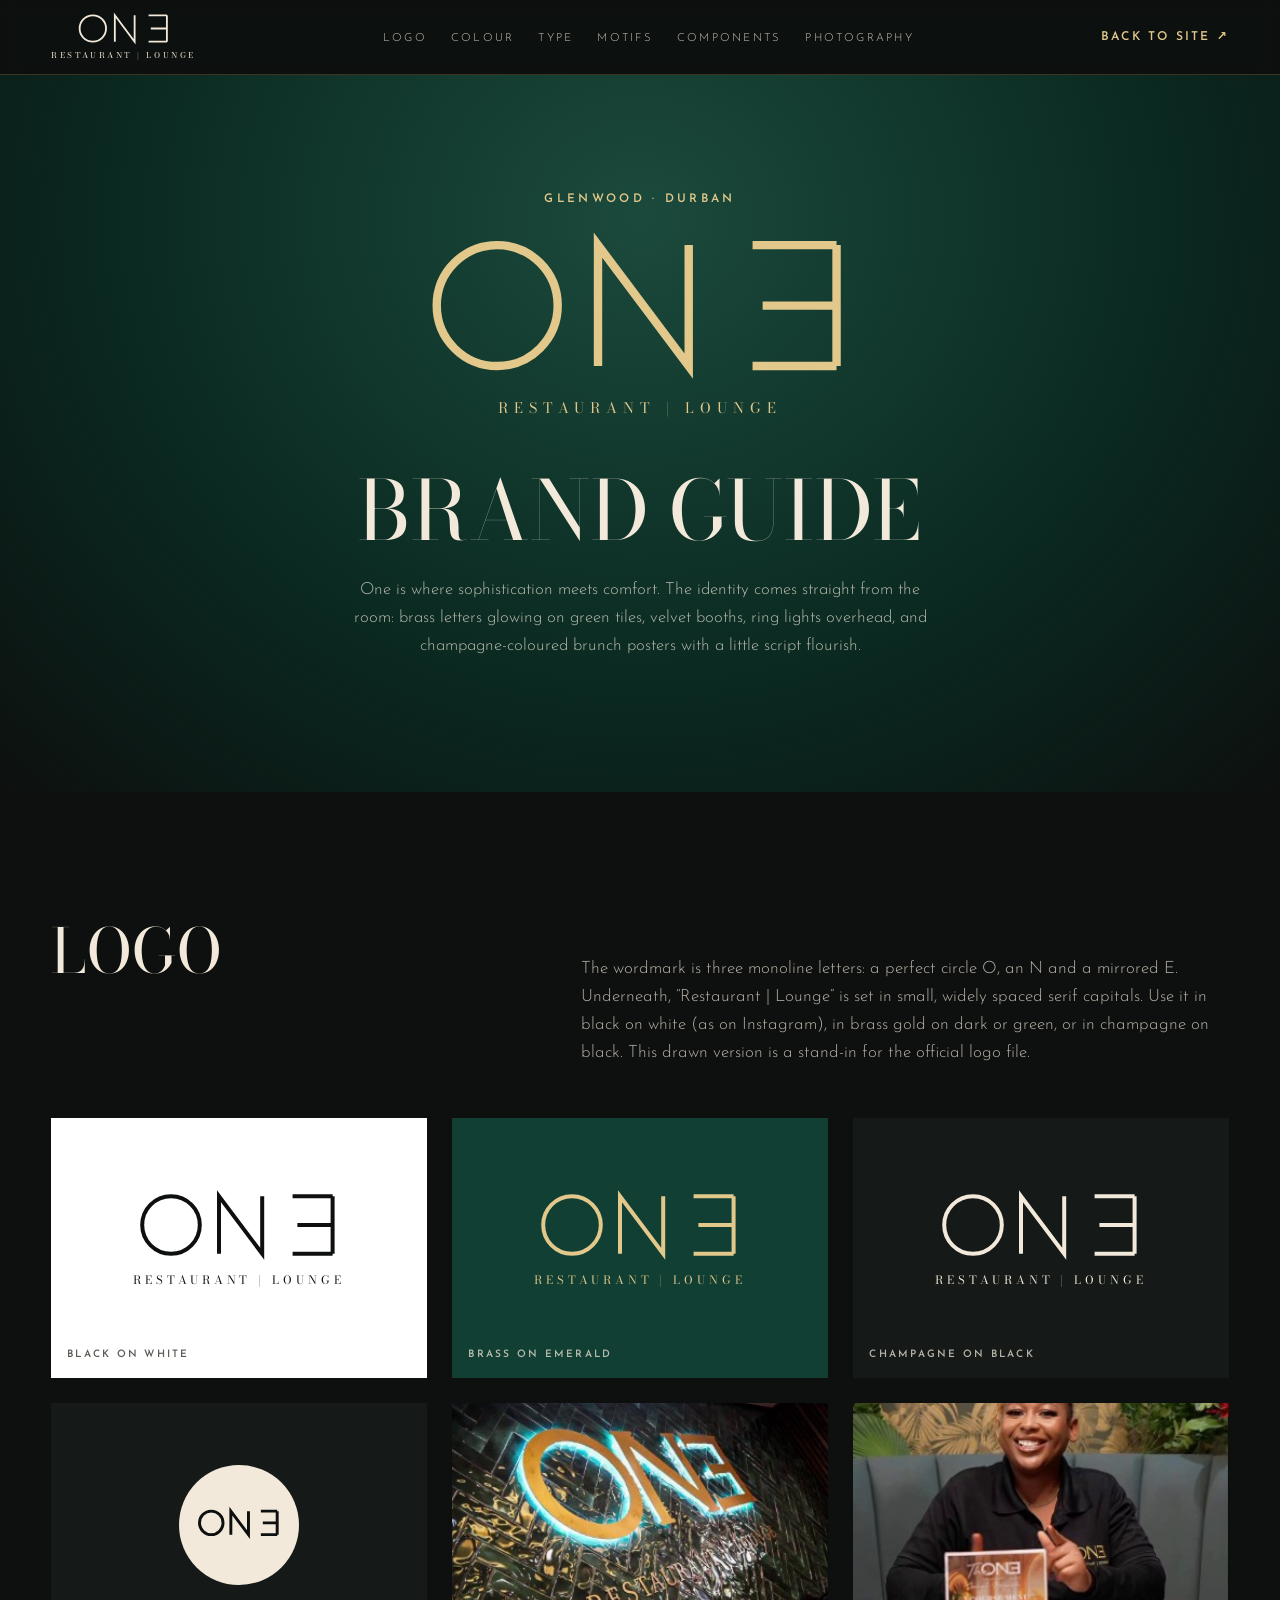
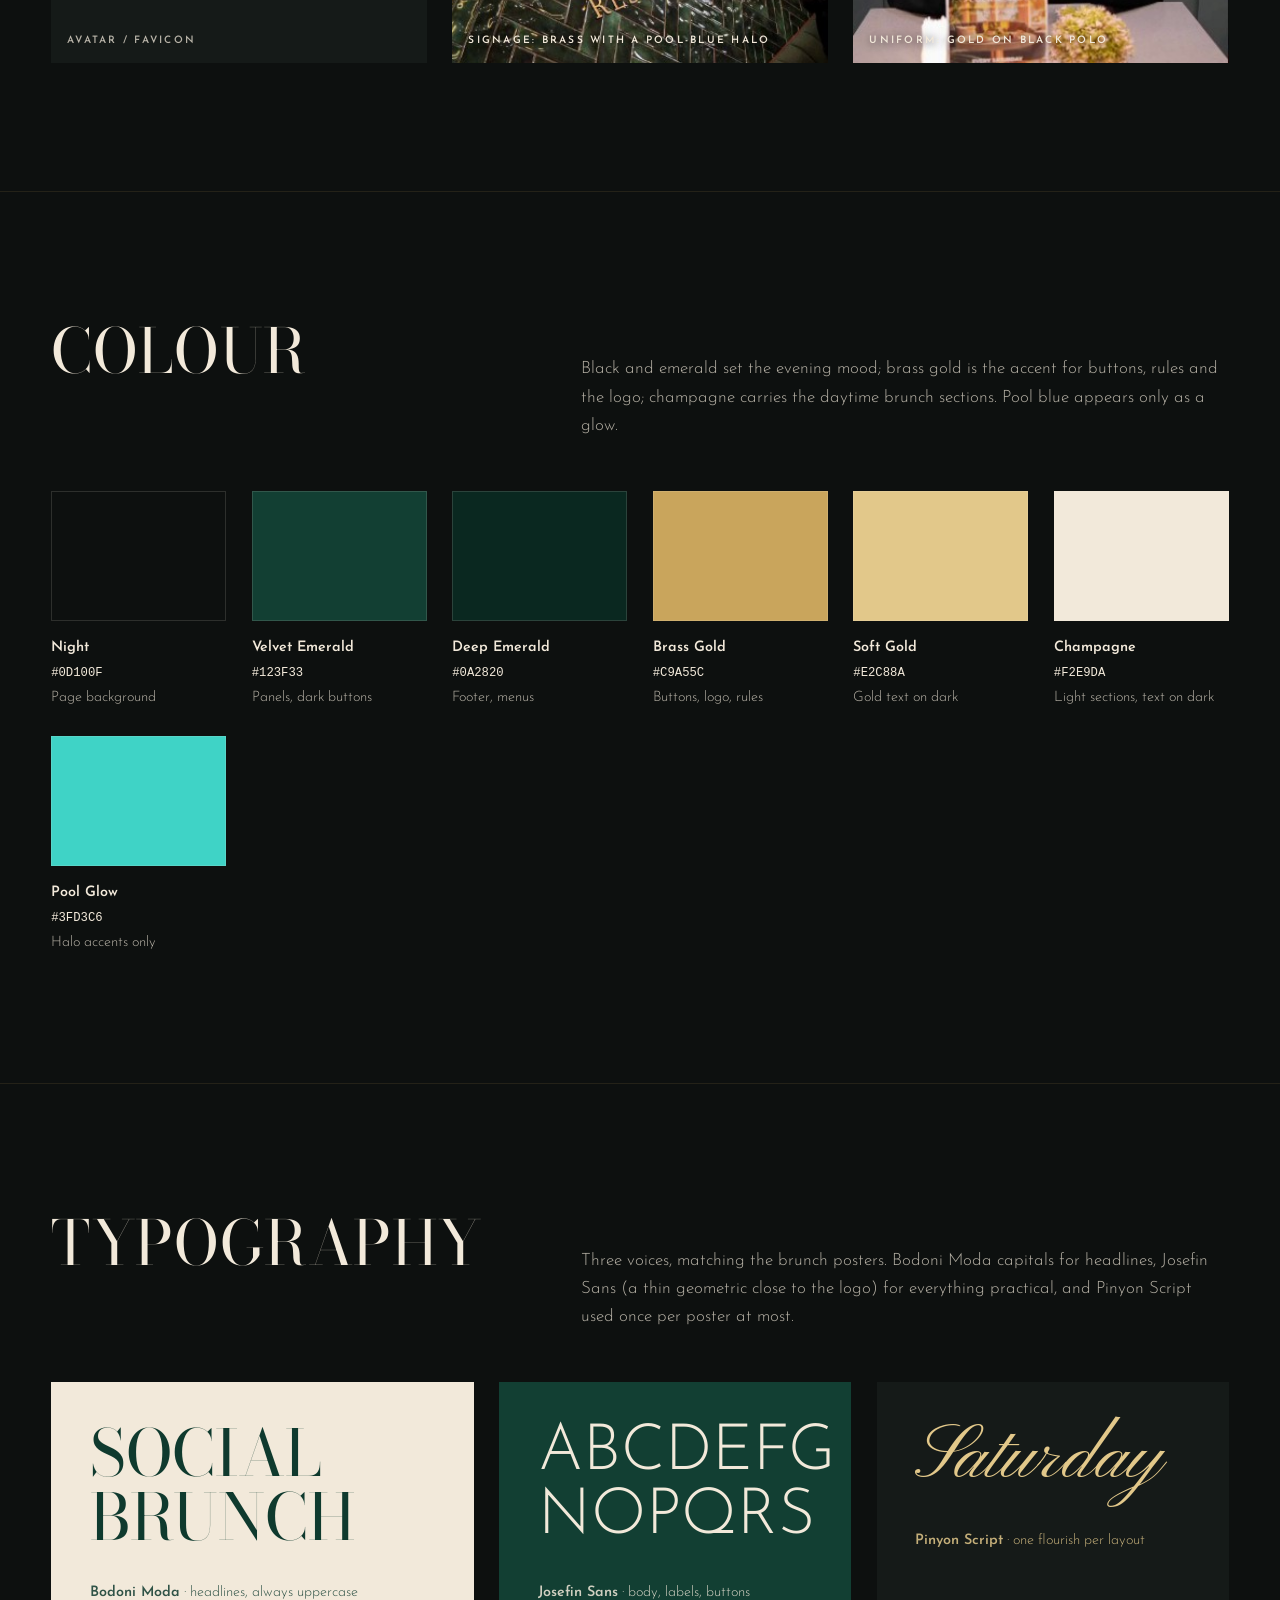
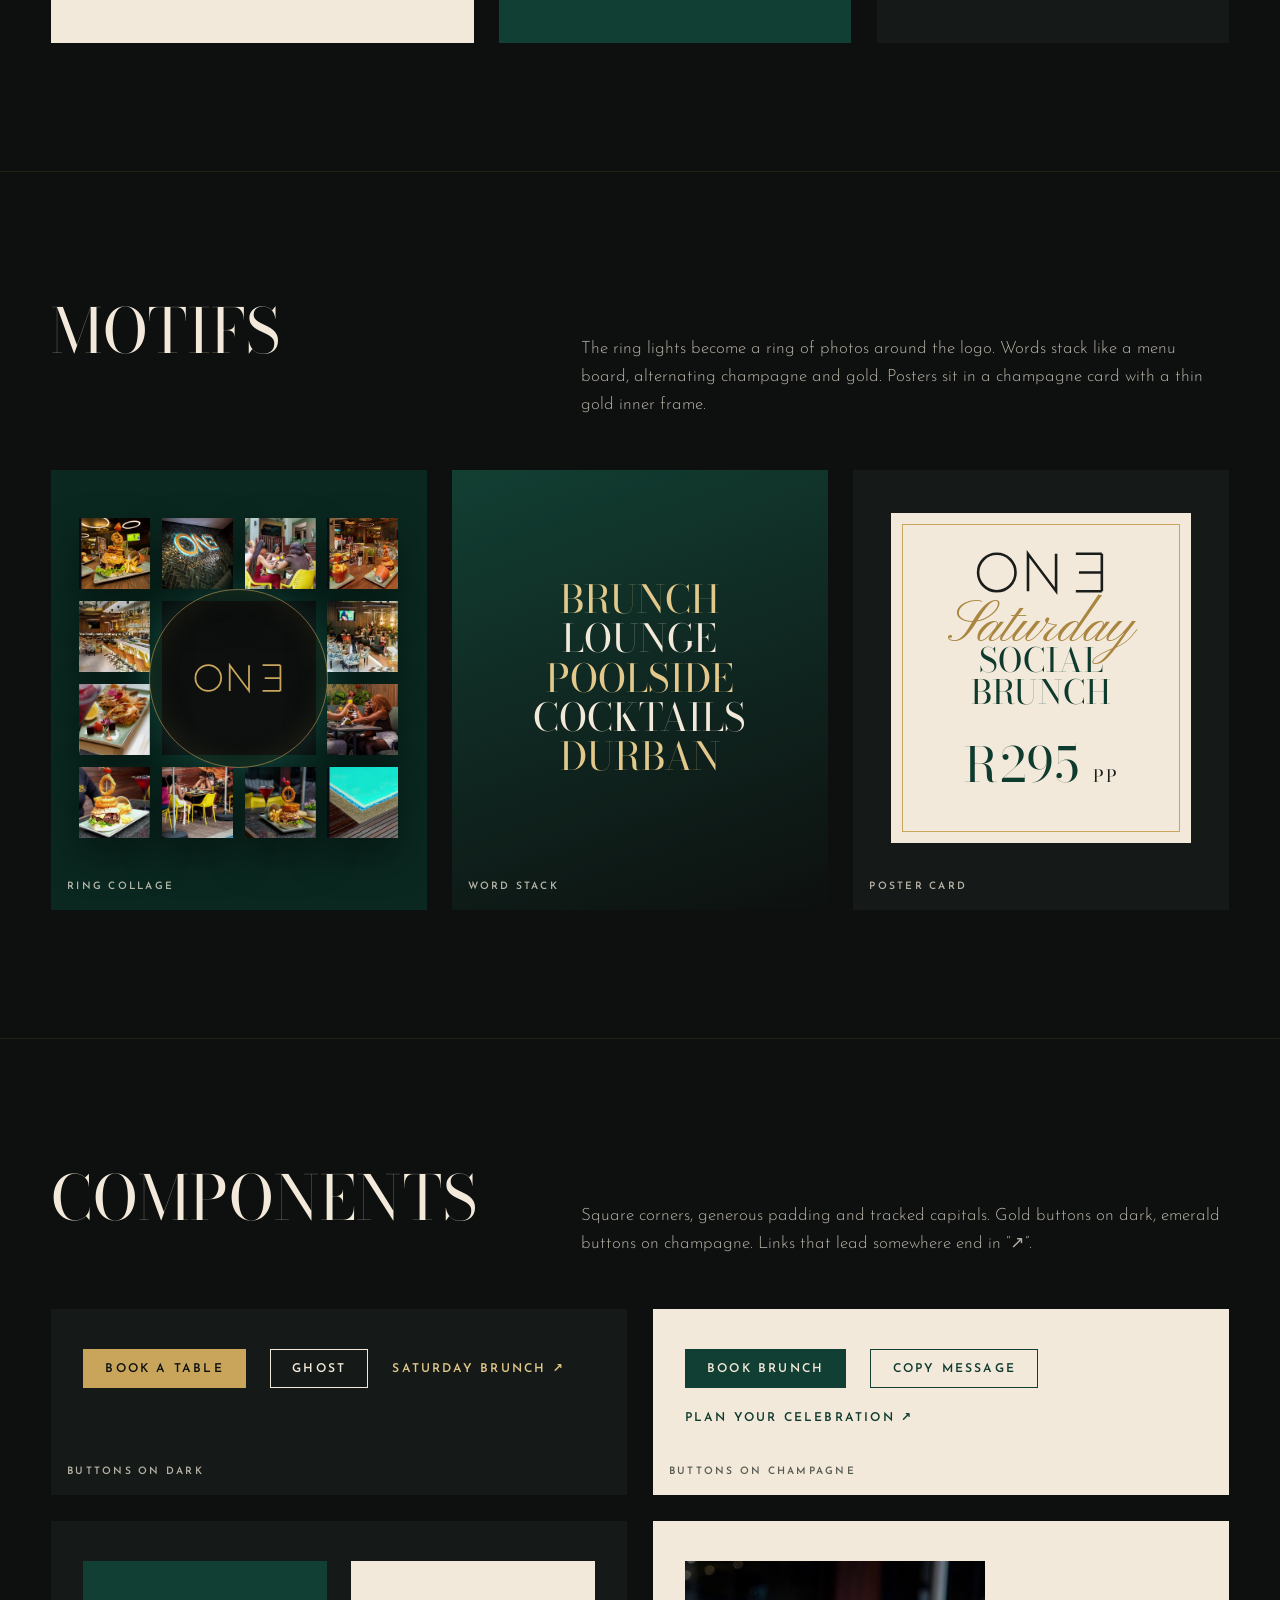
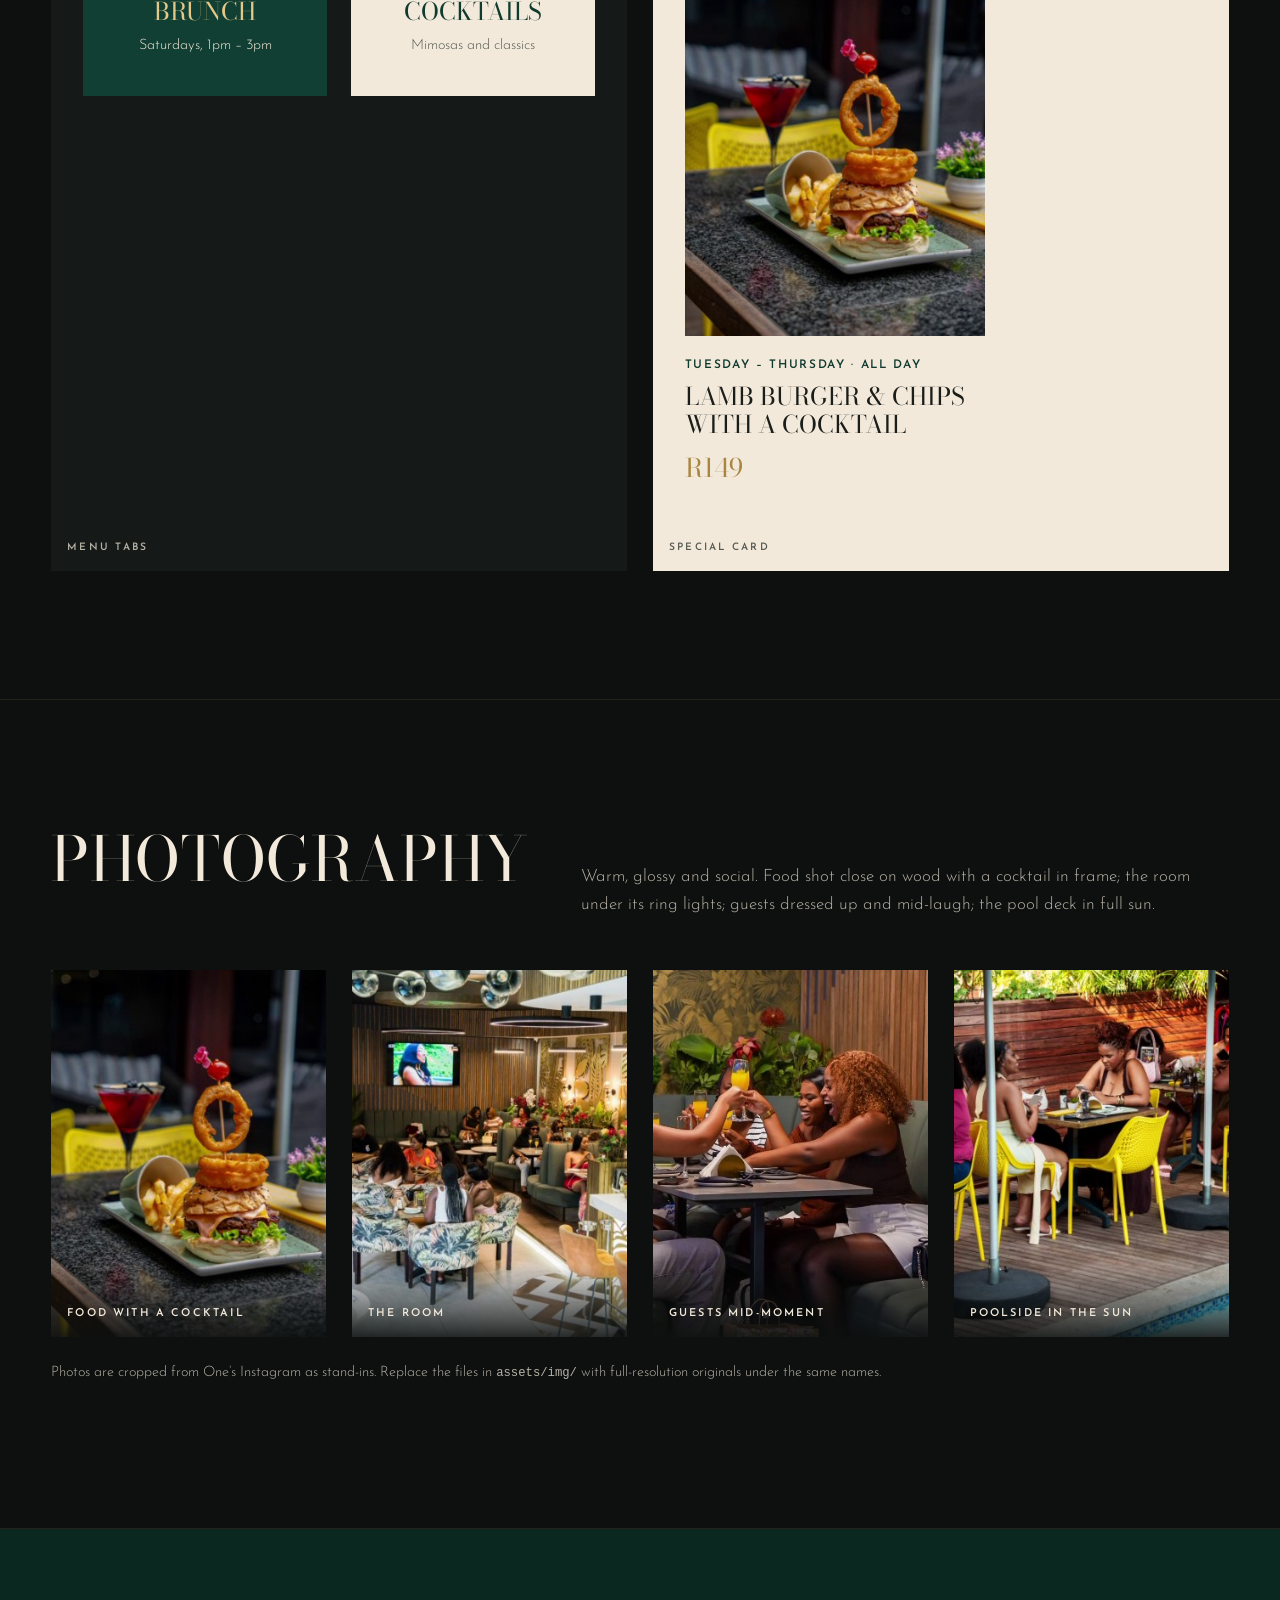
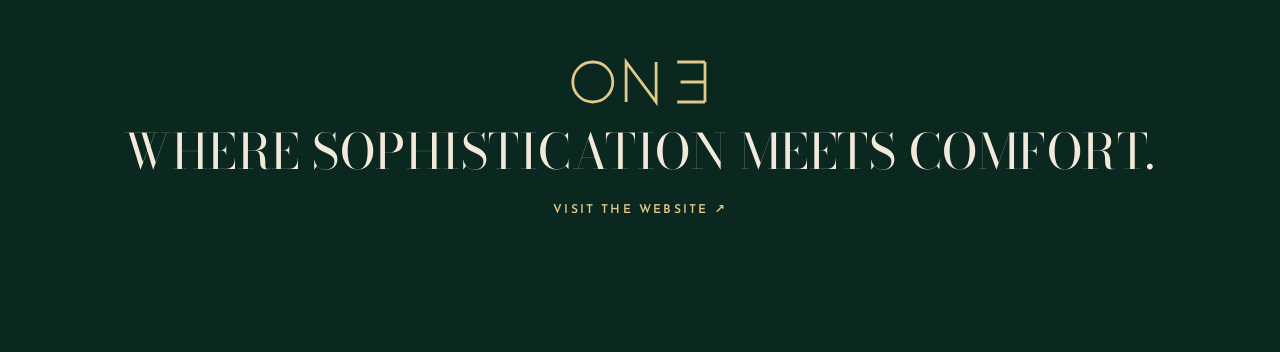
<file: style-guide.html>
<!doctype html>
<html lang="en-ZA" class="no-js">
<head>
  <meta charset="utf-8">
  <meta name="viewport" content="width=device-width, initial-scale=1">
  <title>ONƎ Brand Guide</title>
  <meta name="description" content="ONƎ Restaurant | Lounge brand guide: logo, colour, typography, motifs, components and photography.">
  <meta name="theme-color" content="#0d100f">
  <link rel="icon" href="assets/logo/favicon.svg" type="image/svg+xml">
  <link rel="preconnect" href="https://fonts.googleapis.com">
  <link rel="preconnect" href="https://fonts.gstatic.com" crossorigin>
  <link rel="stylesheet" href="https://fonts.googleapis.com/css2?family=Bodoni+Moda:ital,opsz,wght@0,6..96,400;0,6..96,500;1,6..96,400&family=Josefin+Sans:wght@300;400;600&family=Pinyon+Script&display=swap">
  <link rel="stylesheet" href="css/tokens.css">
  <link rel="stylesheet" href="css/main.css">
  <link rel="stylesheet" href="css/style-guide.css">
  <script>document.documentElement.classList.replace('no-js', 'js');</script>
</head>
<body class="sg">
  <svg width="0" height="0" style="position:absolute" aria-hidden="true">
    <symbol id="one-mark" viewBox="0 0 250 90" fill="none" stroke="currentColor" stroke-width="5">
      <circle cx="40" cy="45" r="36"/>
      <path d="M100 81V9l54 72V9"/>
      <path d="M242 9v72M242 9h-50M242 45h-44M242 81h-50"/>
    </symbol>
  </svg>

  <header class="sg-header">
    <a class="brand" href="index.html" aria-label="Back to the One website">
      <svg class="brand__mark" aria-hidden="true"><use href="#one-mark"/></svg>
      <span class="brand__tag">Restaurant | Lounge</span>
    </a>
    <nav aria-label="Brand guide sections">
      <ul class="sg-nav">
        <li><a href="#logo">Logo</a></li>
        <li><a href="#colour">Colour</a></li>
        <li><a href="#type">Type</a></li>
        <li><a href="#motifs">Motifs</a></li>
        <li><a href="#components">Components</a></li>
        <li><a href="#photography">Photography</a></li>
      </ul>
    </nav>
    <a class="link-arrow link-arrow--gold" href="index.html">Back to site <span aria-hidden="true">↗</span></a>
  </header>

  <main>
    <section class="sg-cover">
      <p class="eyebrow eyebrow--gold">Glenwood · Durban</p>
      <svg class="sg-cover__mark" role="img" aria-label="ONƎ"><use href="#one-mark"/></svg>
      <p class="sg-cover__tag">Restaurant | Lounge</p>
      <h1 class="display sg-cover__title">Brand guide</h1>
      <p class="sg-cover__lead">One is where sophistication meets comfort. The identity comes straight from the room: brass letters glowing on green tiles, velvet booths, ring lights overhead, and champagne-coloured brunch posters with a little script flourish.</p>
    </section>

    <section class="sg-section" id="logo" aria-labelledby="logo-title">
      <header class="sg-section__head">
        <h2 class="display" id="logo-title">Logo</h2>
        <p>The wordmark is three monoline letters: a perfect circle O, an N and a mirrored E. Underneath, “Restaurant | Lounge” is set in small, widely spaced serif capitals. Use it in black on white (as on Instagram), in brass gold on dark or green, or in champagne on black. This drawn version is a stand-in for the official logo file.</p>
      </header>
      <div class="sg-logo-grid">
        <div class="sg-tile sg-tile--white"><div class="sg-logo"><svg aria-hidden="true"><use href="#one-mark"/></svg><span>Restaurant | Lounge</span></div><span class="sg-tile__label">Black on white</span></div>
        <div class="sg-tile sg-tile--emerald"><div class="sg-logo sg-logo--gold"><svg aria-hidden="true"><use href="#one-mark"/></svg><span>Restaurant | Lounge</span></div><span class="sg-tile__label">Brass on emerald</span></div>
        <div class="sg-tile sg-tile--black"><div class="sg-logo"><svg aria-hidden="true"><use href="#one-mark"/></svg><span>Restaurant | Lounge</span></div><span class="sg-tile__label">Champagne on black</span></div>
        <div class="sg-tile sg-tile--black"><img src="assets/logo/favicon.svg" alt="Round ONƎ avatar" width="120" height="120"><span class="sg-tile__label">Avatar / favicon</span></div>
        <figure class="sg-tile sg-tile--photo"><img src="assets/img/one-sign.jpg" alt="The ONƎ sign glowing on green tiles" width="348" height="432" loading="lazy"><span class="sg-tile__label">Signage: brass with a pool-blue halo</span></figure>
        <figure class="sg-tile sg-tile--photo"><img src="assets/img/one-team.jpg" alt="Team member in a black polo with gold ONƎ embroidery" width="350" height="432" loading="lazy"><span class="sg-tile__label">Uniform: gold on black polo</span></figure>
      </div>
    </section>

    <section class="sg-section" id="colour" aria-labelledby="colour-title">
      <header class="sg-section__head">
        <h2 class="display" id="colour-title">Colour</h2>
        <p>Black and emerald set the evening mood; brass gold is the accent for buttons, rules and the logo; champagne carries the daytime brunch sections. Pool blue appears only as a glow.</p>
      </header>
      <ul class="sg-swatches">
        <li class="sg-swatch" style="--sw:var(--black)"><span class="sg-swatch__chip"></span><strong>Night</strong><code>#0D100F</code><span>Page background</span></li>
        <li class="sg-swatch" style="--sw:var(--emerald)"><span class="sg-swatch__chip"></span><strong>Velvet Emerald</strong><code>#123F33</code><span>Panels, dark buttons</span></li>
        <li class="sg-swatch" style="--sw:var(--emerald-deep)"><span class="sg-swatch__chip"></span><strong>Deep Emerald</strong><code>#0A2820</code><span>Footer, menus</span></li>
        <li class="sg-swatch" style="--sw:var(--gold)"><span class="sg-swatch__chip"></span><strong>Brass Gold</strong><code>#C9A55C</code><span>Buttons, logo, rules</span></li>
        <li class="sg-swatch" style="--sw:var(--gold-soft)"><span class="sg-swatch__chip"></span><strong>Soft Gold</strong><code>#E2C88A</code><span>Gold text on dark</span></li>
        <li class="sg-swatch" style="--sw:var(--champagne)"><span class="sg-swatch__chip"></span><strong>Champagne</strong><code>#F2E9DA</code><span>Light sections, text on dark</span></li>
        <li class="sg-swatch" style="--sw:var(--pool)"><span class="sg-swatch__chip"></span><strong>Pool Glow</strong><code>#3FD3C6</code><span>Halo accents only</span></li>
      </ul>
    </section>

    <section class="sg-section" id="type" aria-labelledby="type-title">
      <header class="sg-section__head">
        <h2 class="display" id="type-title">Typography</h2>
        <p>Three voices, matching the brunch posters. Bodoni Moda capitals for headlines, Josefin Sans (a thin geometric close to the logo) for everything practical, and Pinyon Script used once per poster at most.</p>
      </header>
      <div class="sg-specimens">
        <div class="sg-specimen sg-specimen--display"><p class="sg-specimen__glyphs">Social<br>Brunch</p><p class="sg-specimen__name"><strong>Bodoni Moda</strong> · headlines, always uppercase</p></div>
        <div class="sg-specimen sg-specimen--sans"><p class="sg-specimen__glyphs">ABCDEFG<br>NOPQRS</p><p class="sg-specimen__name"><strong>Josefin Sans</strong> · body, labels, buttons</p></div>
        <div class="sg-specimen sg-specimen--script"><p class="sg-specimen__glyphs">Saturday</p><p class="sg-specimen__name"><strong>Pinyon Script</strong> · one flourish per layout</p></div>
      </div>
    </section>

    <section class="sg-section" id="motifs" aria-labelledby="motifs-title">
      <header class="sg-section__head">
        <h2 class="display" id="motifs-title">Motifs</h2>
        <p>The ring lights become a ring of photos around the logo. Words stack like a menu board, alternating champagne and gold. Posters sit in a champagne card with a thin gold inner frame.</p>
      </header>
      <div class="sg-motifs">
        <div class="sg-motif sg-motif--ring">
          <div class="ring sg-ring">
            <div class="ring__centre"><svg class="ring__mark" aria-hidden="true"><use href="#one-mark"/></svg></div>
            <figure class="ring__tile"><img src="assets/img/one-tile-01.jpg" alt="" width="350" height="432" loading="lazy"></figure>
            <figure class="ring__tile"><img src="assets/img/one-tile-02.jpg" alt="" width="348" height="432" loading="lazy"></figure>
            <figure class="ring__tile"><img src="assets/img/one-tile-03.jpg" alt="" width="350" height="432" loading="lazy"></figure>
            <figure class="ring__tile"><img src="assets/img/one-tile-04.jpg" alt="" width="350" height="432" loading="lazy"></figure>
            <figure class="ring__tile"><img src="assets/img/one-tile-05.jpg" alt="" width="350" height="432" loading="lazy"></figure>
            <figure class="ring__tile"><img src="assets/img/one-tile-06.jpg" alt="" width="350" height="432" loading="lazy"></figure>
            <figure class="ring__tile"><img src="assets/img/one-tile-07.jpg" alt="" width="362" height="432" loading="lazy"></figure>
            <figure class="ring__tile"><img src="assets/img/one-tile-08.jpg" alt="" width="350" height="432" loading="lazy"></figure>
            <figure class="ring__tile"><img src="assets/img/one-tile-09.jpg" alt="" width="348" height="432" loading="lazy"></figure>
            <figure class="ring__tile"><img src="assets/img/one-tile-10.jpg" alt="" width="350" height="432" loading="lazy"></figure>
            <figure class="ring__tile"><img src="assets/img/one-tile-11.jpg" alt="" width="350" height="432" loading="lazy"></figure>
            <figure class="ring__tile"><img src="assets/img/one-tile-12.jpg" alt="" width="350" height="432" loading="lazy"></figure>
          </div>
          <span class="sg-tile__label">Ring collage</span>
        </div>
        <div class="sg-motif sg-motif--stack">
          <ul class="word-stack sg-stack"><li>Brunch</li><li>Lounge</li><li>Poolside</li><li>Cocktails</li><li>Durban</li></ul>
          <span class="sg-tile__label">Word stack</span>
        </div>
        <div class="sg-motif sg-motif--poster">
          <div class="brunch__poster sg-poster">
            <svg class="brunch__mark" aria-hidden="true"><use href="#one-mark"/></svg>
            <p class="script brunch__script">Saturday</p>
            <p class="display brunch__title">Social Brunch</p>
            <p class="brunch__price"><span class="brunch__amount">R295</span> pp</p>
          </div>
          <span class="sg-tile__label">Poster card</span>
        </div>
      </div>
    </section>

    <section class="sg-section" id="components" aria-labelledby="components-title">
      <header class="sg-section__head">
        <h2 class="display" id="components-title">Components</h2>
        <p>Square corners, generous padding and tracked capitals. Gold buttons on dark, emerald buttons on champagne. Links that lead somewhere end in “↗”.</p>
      </header>
      <div class="sg-components">
        <div class="sg-comp sg-comp--dark">
          <span class="sg-tile__label">Buttons on dark</span>
          <div class="sg-row">
            <a class="btn btn--gold" href="#components">Book a table</a>
            <a class="btn btn--ghost" href="#components">Ghost</a>
            <a class="link-arrow link-arrow--gold" href="#components">Saturday brunch <span aria-hidden="true">↗</span></a>
          </div>
        </div>
        <div class="sg-comp section--champagne">
          <span class="sg-tile__label sg-tile__label--ink">Buttons on champagne</span>
          <div class="sg-row">
            <a class="btn btn--emerald" href="#components">Book brunch</a>
            <a class="btn btn--ghost-ink" href="#components">Copy message</a>
            <a class="link-arrow" href="#components">Plan your celebration <span aria-hidden="true">↗</span></a>
          </div>
        </div>
        <div class="sg-comp sg-comp--dark">
          <span class="sg-tile__label">Menu tabs</span>
          <div class="sg-row sg-row--cards">
            <span class="menu-card" aria-selected="true"><span class="menu-card__title">Brunch</span><span class="menu-card__desc">Saturdays, 1pm – 3pm</span></span>
            <span class="menu-card"><span class="menu-card__title">Cocktails</span><span class="menu-card__desc">Mimosas and classics</span></span>
          </div>
        </div>
        <div class="sg-comp section--champagne">
          <span class="sg-tile__label sg-tile__label--ink">Special card</span>
          <article class="special-card sg-special">
            <figure class="special-card__media"><img src="assets/img/one-burger.jpg" alt="" width="350" height="432" loading="lazy"></figure>
            <p class="special-card__when">Tuesday – Thursday · All day</p>
            <h3 class="special-card__title">Lamb burger &amp; chips with a cocktail</h3>
            <p class="special-card__price">R149</p>
          </article>
        </div>
      </div>
    </section>

    <section class="sg-section" id="photography" aria-labelledby="photo-title">
      <header class="sg-section__head">
        <h2 class="display" id="photo-title">Photography</h2>
        <p>Warm, glossy and social. Food shot close on wood with a cocktail in frame; the room under its ring lights; guests dressed up and mid-laugh; the pool deck in full sun.</p>
      </header>
      <div class="sg-photos">
        <figure><img src="assets/img/one-burger.jpg" alt="" width="350" height="432" loading="lazy"><figcaption>Food with a cocktail</figcaption></figure>
        <figure><img src="assets/img/one-dining.jpg" alt="" width="350" height="432" loading="lazy"><figcaption>The room</figcaption></figure>
        <figure><img src="assets/img/one-brunch.jpg" alt="" width="348" height="432" loading="lazy"><figcaption>Guests mid-moment</figcaption></figure>
        <figure><img src="assets/img/one-deck.jpg" alt="" width="348" height="432" loading="lazy"><figcaption>Poolside in the sun</figcaption></figure>
      </div>
      <p class="sg-note">Photos are cropped from One’s Instagram as stand-ins. Replace the files in <code>assets/img/</code> with full-resolution originals under the same names.</p>
    </section>
  </main>

  <footer class="sg-footer">
    <svg class="sg-footer__mark" aria-hidden="true"><use href="#one-mark"/></svg>
    <p class="display">Where sophistication meets comfort.</p>
    <a class="link-arrow link-arrow--gold" href="index.html">Visit the website <span aria-hidden="true">↗</span></a>
  </footer>
</body>
</html>
</file>
<file: css/tokens.css>
/* ==========================================================================
   ONƎ Restaurant | Lounge: brand tokens (single source of truth).
   Taken from the venue's Instagram: black + brass gold signage, emerald
   velvet and tiles, champagne brunch posters, turquoise pool.
   ========================================================================== */
:root {
  color-scheme: dark;

  /* Colour */
  --black: #0d100f;          /* near-black with a green bias: page ground */
  --black-2: #151a18;        /* raised dark surfaces */
  --emerald: #123f33;        /* velvet booths, tiled sign wall: main panels */
  --emerald-deep: #0a2820;   /* secondary panels, footer */
  --emerald-ink: #0f3a2e;    /* emerald used as text on champagne */
  --gold: #c9a55c;           /* brass signage: buttons, rules, accents */
  --gold-soft: #e2c88a;      /* gold text on dark */
  --gold-deep: #a9853f;      /* button hover */
  --champagne: #f2e9da;      /* brunch posters: light sections, text on dark */
  --champagne-2: #e4d6bf;    /* borders on champagne */
  --champagne-dim: rgb(242 233 218 / 0.74);
  --ink: #1b1d1a;            /* body text on champagne */
  --ink-dim: #575a52;        /* secondary text on champagne */
  --pool: #3fd3c6;           /* sign halo / pool: tiny accents only */

  /* Type */
  --font-display: "Bodoni Moda", "Didot", "Times New Roman", serif;
  --font-sans: "Josefin Sans", "Futura", "Century Gothic", system-ui, sans-serif;
  --font-script: "Pinyon Script", "Snell Roundhand", cursive;

  --fs-hero: clamp(2.6rem, 6.4vw, 6rem);
  --fs-h1: clamp(2.3rem, 4.8vw, 4.25rem);
  --fs-h2: clamp(1.9rem, 3.8vw, 3.2rem);
  --fs-h3: clamp(1.3rem, 1.9vw, 1.7rem);
  --fs-lead: clamp(1.05rem, 1.3vw, 1.2rem);
  --fs-body: 1.0625rem;
  --fs-small: 0.9rem;
  --fs-eyebrow: 0.74rem;

  /* Space */
  --gutter: clamp(16px, 4vw, 56px);
  --section-y: clamp(80px, 10vw, 160px);
  --maxw: 1360px;
  --gap: clamp(16px, 2vw, 28px);

  /* Motion */
  --ease-out: cubic-bezier(0.16, 1, 0.3, 1);
  --dur: 900ms;
}
</file>
<file: css/main.css>
/* ==========================================================================
   ONƎ Restaurant | Lounge: layout and components. Tokens live in tokens.css.
   ========================================================================== */

/* ---------- Reset & base ---------- */
*, *::before, *::after { box-sizing: border-box; }
html { -webkit-text-size-adjust: 100%; scroll-behavior: smooth; scroll-padding-top: 84px; }
body {
  margin: 0;
  background: var(--black);
  color: var(--champagne);
  font-family: var(--font-sans);
  font-size: var(--fs-body);
  font-weight: 300;
  line-height: 1.65;
  -webkit-font-smoothing: antialiased;
  overflow-x: hidden;
}
body.is-locked { overflow: hidden; }
[hidden] { display: none !important; }
img, svg { display: block; max-width: 100%; }
img { height: auto; }
figure { margin: 0; }
a { color: inherit; }
p { margin: 0 0 1em; }
ul { margin: 0; padding: 0; list-style: none; }
h1, h2, h3 { margin: 0; font-weight: 400; }
button, input, select, textarea { font: inherit; color: inherit; }
:focus-visible { outline: 2px solid var(--gold-soft); outline-offset: 3px; }
.section--champagne :focus-visible, .reserve__card :focus-visible, .brunch :focus-visible { outline-color: var(--emerald); }

.skip-link { position: absolute; left: 16px; top: -60px; z-index: 100; background: var(--gold); color: var(--black); padding: 10px 16px; font-weight: 600; text-decoration: none; }
.skip-link:focus { top: 16px; }
.container { width: min(100% - 2 * var(--gutter), var(--maxw)); margin-inline: auto; }

/* ---------- Type ---------- */
.display {
  font-family: var(--font-display);
  font-weight: 400;
  text-transform: uppercase;
  line-height: 1.02;
  letter-spacing: 0.01em;
  text-wrap: balance;
}
.script { font-family: var(--font-script); font-weight: 400; text-transform: none; line-height: 1; }
.eyebrow {
  font-family: var(--font-sans);
  font-size: var(--fs-eyebrow);
  font-weight: 600;
  letter-spacing: 0.28em;
  text-transform: uppercase;
  margin-bottom: 1.25rem;
}
.eyebrow--gold { color: var(--gold-soft); }
.eyebrow--emerald { color: var(--emerald-ink); }

/* ---------- Logo ---------- */
.brand { display: inline-grid; justify-items: center; gap: 4px; text-decoration: none; color: var(--champagne); }
.brand__mark { width: 92px; height: 33px; }
.brand__tag { font-family: var(--font-display); font-size: 0.5rem; letter-spacing: 0.32em; text-transform: uppercase; }

/* ---------- Buttons & links ---------- */
.btn {
  display: inline-flex; align-items: center; justify-content: center; gap: 0.6em;
  padding: 1.05em 1.75em 0.95em;
  border: 1px solid transparent; border-radius: 0;
  font-family: var(--font-sans); font-size: 0.76rem; font-weight: 600; letter-spacing: 0.18em; line-height: 1;
  text-transform: uppercase; text-decoration: none; cursor: pointer;
  transition: background-color 0.3s, color 0.3s, border-color 0.3s;
}
.btn--gold { background: var(--gold); color: var(--black); }
.btn--gold:hover { background: var(--gold-soft); }
.btn--emerald { background: var(--emerald); color: var(--champagne); }
.btn--emerald:hover { background: var(--emerald-deep); }
.btn--ghost { border-color: currentColor; background: transparent; }
.btn--ghost-ink { border-color: var(--emerald); background: transparent; color: var(--emerald-ink); }
.btn--ghost-ink:hover { background: var(--emerald); color: var(--champagne); }
.btn--block { width: 100%; }
.btn--small { padding: 0.9em 1.25em 0.8em; font-size: 0.7rem; }

.link-arrow {
  display: inline-flex; align-items: center; gap: 0.5em;
  background: none; border: 0; padding: 0.3em 0; cursor: pointer;
  font-size: 0.76rem; font-weight: 600; letter-spacing: 0.18em; text-transform: uppercase;
  text-decoration: none; color: var(--emerald-ink);
}
.link-arrow span { transition: transform 0.35s var(--ease-out); }
.link-arrow:hover span { transform: translate(3px, -3px); }
.link-arrow--light { color: var(--champagne); }
.link-arrow--gold { color: var(--gold-soft); }

/* ---------- Panels ---------- */
.panel--emerald { background: var(--emerald); }
.panel--emerald-deep { background: var(--emerald-deep); }
.section--champagne { background: var(--champagne); color: var(--ink); }

/* ---------- Header ---------- */
.site-header {
  position: fixed; inset: 0 0 auto; z-index: 50;
  display: flex; align-items: center; gap: 2rem;
  padding: 16px var(--gutter);
  transition: background-color 0.4s, transform 0.5s var(--ease-out), padding 0.4s;
}
.site-header.is-solid { background: rgb(13 16 15 / 0.94); backdrop-filter: blur(8px); padding-block: 10px; border-bottom: 1px solid rgb(201 165 92 / 0.25); }
.site-header.is-hidden { transform: translateY(-100%); }
.site-nav { margin-inline: auto; }
.site-nav ul { display: flex; gap: clamp(1rem, 2.2vw, 2.25rem); }
.site-nav a { font-size: 0.72rem; font-weight: 400; letter-spacing: 0.2em; text-transform: uppercase; text-decoration: none; opacity: 0.88; }
.site-nav a:hover { opacity: 1; color: var(--gold-soft); }
.site-header__cta { display: flex; align-items: center; gap: 1.5rem; }

.nav-toggle {
  display: none; margin-left: auto; align-items: center; gap: 12px;
  background: none; border: 0; padding: 8px 0; cursor: pointer;
  font-size: 0.72rem; letter-spacing: 0.2em; text-transform: uppercase;
}
.nav-toggle__bars { display: grid; gap: 6px; width: 26px; }
.nav-toggle__bars span { height: 1px; background: currentColor; transition: transform 0.4s var(--ease-out); }
.nav-toggle[aria-expanded="true"] .nav-toggle__bars span:first-child { transform: translateY(3.5px) rotate(45deg); }
.nav-toggle[aria-expanded="true"] .nav-toggle__bars span:last-child { transform: translateY(-3.5px) rotate(-45deg); }

.mobile-nav {
  position: fixed; inset: 0; z-index: 40;
  display: flex; flex-direction: column; justify-content: center; gap: 2.5rem;
  padding: 96px var(--gutter) 40px;
  background: var(--emerald-deep);
}
.mobile-nav[hidden] { display: none; }
.mobile-nav ul { display: grid; gap: 0.35rem; }
.mobile-nav a:not(.btn) { font-family: var(--font-display); font-size: clamp(2rem, 9.5vw, 3rem); text-transform: uppercase; text-decoration: none; line-height: 1.15; }
.mobile-nav__meta { font-size: var(--fs-small); color: var(--champagne-dim); margin: 0; }

@media (max-width: 1100px) {
  .site-nav, .site-header__cta { display: none; }
  .nav-toggle { display: inline-flex; }
}

/* ---------- Hero ---------- */
.hero {
  position: relative; isolation: isolate; overflow: hidden;
  min-height: min(100svh, 980px);
  display: grid; place-items: center; text-align: center;
  padding: 130px var(--gutter) 110px;
}
.hero__media { position: absolute; inset: -8% 0; z-index: -2; }
.hero__media img { width: 100%; height: 100%; object-fit: cover; filter: blur(3px) saturate(1.05); transform: scale(1.06); animation: kenburns 2.6s var(--ease-out) both; }
.hero::after {
  content: ""; position: absolute; inset: 0; z-index: -1;
  background:
    radial-gradient(ellipse at center, rgb(13 16 15 / 0.45), rgb(13 16 15 / 0.82) 72%),
    linear-gradient(to bottom, rgb(13 16 15 / 0.6), transparent 30%, transparent 65%, var(--black));
}
.hero__content { display: grid; justify-items: center; }
.hero__eyebrow { color: var(--gold-soft); }
.hero__logo { display: grid; justify-items: center; gap: 0.9rem; margin-bottom: 2rem; color: var(--champagne); }
.hero__mark { width: min(78vw, 520px); height: auto; aspect-ratio: 250 / 90; stroke-width: 4; }
.hero__tag { font-family: var(--font-display); font-size: clamp(0.8rem, 1.6vw, 1.15rem); letter-spacing: 0.42em; text-transform: uppercase; }
.hero__line { font-size: clamp(1.6rem, 3.4vw, 2.9rem); color: var(--gold-soft); margin-bottom: 2.25rem; }
.hero__actions { display: flex; flex-wrap: wrap; justify-content: center; align-items: center; gap: 1.25rem 2rem; }
.hero__strip { position: absolute; bottom: 28px; left: 50%; transform: translateX(-50%); margin: 0; font-size: 0.74rem; letter-spacing: 0.34em; text-transform: uppercase; color: var(--champagne-dim); white-space: nowrap; }
@keyframes kenburns { from { transform: scale(1.16); } to { transform: scale(1.06); } }

/* ---------- Welcome split ---------- */
.story { display: grid; grid-template-columns: 1fr 1fr; min-height: min(100vh, 900px); }
.story__text { display: flex; flex-direction: column; padding: clamp(48px, 6vw, 96px) clamp(24px, 5vw, 80px); }
.story__title { font-size: var(--fs-h1); }
.story__body { margin-top: auto; padding-top: 3rem; max-width: 46ch; color: var(--champagne-dim); }
.story__body p { font-size: var(--fs-lead); }
.story__collage { display: grid; place-items: center; padding: clamp(32px, 5vw, 72px); overflow: hidden; }

/* Ring collage: 12 tiles around the empty centre of a 4×4 grid. Echoes One's halo lights. */
.ring {
  --p: 1;
  position: relative;
  display: grid; grid-template-columns: repeat(4, 1fr); grid-template-rows: repeat(4, 1fr);
  gap: clamp(6px, 0.9vw, 12px);
  width: min(100%, 560px); aspect-ratio: 1;
}
.ring::before {
  content: ""; position: absolute; inset: 22%; border-radius: 50%;
  border: 1px solid rgb(201 165 92 / calc(0.15 + var(--p) * 0.45));
  box-shadow: 0 0 40px rgb(63 211 198 / calc(var(--p) * 0.18)), inset 0 0 30px rgb(201 165 92 / 0.12);
  pointer-events: none; z-index: 1;
}
.ring__centre { grid-area: 2 / 2 / 4 / 4; display: grid; place-items: center; background: var(--black); opacity: calc(0.35 + var(--p) * 0.65); }
.ring__mark { width: 58%; height: auto; aspect-ratio: 250 / 90; color: var(--gold); stroke-width: 5; }
.ring__tile {
  --sx: 0px; --sy: 0px; --jx: 0px; --jy: 0px;
  overflow: hidden; box-shadow: 0 18px 40px rgb(0 0 0 / 0.4);
  transform: translate(calc(var(--jx) + var(--sx) * (1 - var(--p))), calc(var(--jy) + var(--sy) * (1 - var(--p)))) scale(calc(0.85 + var(--p) * 0.15));
  will-change: transform;
}
.ring__tile img { width: 100%; height: 100%; object-fit: cover; }
.ring__tile:nth-of-type(1)  { grid-area: 1 / 1; }
.ring__tile:nth-of-type(2)  { grid-area: 1 / 2; }
.ring__tile:nth-of-type(3)  { grid-area: 1 / 3; }
.ring__tile:nth-of-type(4)  { grid-area: 1 / 4; }
.ring__tile:nth-of-type(5)  { grid-area: 2 / 4; }
.ring__tile:nth-of-type(6)  { grid-area: 3 / 4; }
.ring__tile:nth-of-type(7)  { grid-area: 4 / 4; }
.ring__tile:nth-of-type(8)  { grid-area: 4 / 3; }
.ring__tile:nth-of-type(9)  { grid-area: 4 / 2; }
.ring__tile:nth-of-type(10) { grid-area: 4 / 1; }
.ring__tile:nth-of-type(11) { grid-area: 3 / 1; }
.ring__tile:nth-of-type(12) { grid-area: 2 / 1; }

/* ---------- Social Brunch (poster) ---------- */
.brunch { padding-block: var(--section-y); background: radial-gradient(ellipse at 70% 30%, #1b4a3c 0%, var(--emerald-deep) 55%, var(--black) 100%); }
.brunch__inner { display: grid; grid-template-columns: minmax(0, 0.9fr) minmax(0, 1fr); gap: clamp(24px, 4vw, 64px); align-items: center; }
.brunch__media { aspect-ratio: 3 / 4; overflow: hidden; max-width: 460px; justify-self: end; width: 100%; box-shadow: 0 30px 60px rgb(0 0 0 / 0.45); }
.brunch__media img { width: 100%; height: 100%; object-fit: cover; }
.brunch__poster {
  background: var(--champagne); color: var(--ink);
  padding: clamp(32px, 4.5vw, 64px) clamp(24px, 4vw, 56px);
  text-align: center; display: grid; justify-items: center;
  outline: 1px solid var(--gold); outline-offset: -12px;
  max-width: 560px;
}
.brunch__mark { width: 130px; height: 47px; color: var(--ink); stroke-width: 5; }
.brunch__presents { font-family: var(--font-display); font-size: 0.6rem; letter-spacing: 0.34em; text-transform: uppercase; margin: 0.6rem 0 0.5rem; color: var(--ink-dim); }
.brunch__script { font-size: clamp(2.4rem, 5vw, 3.6rem); color: var(--gold-deep); margin: 0.2rem 0 -0.2em; }
.brunch__title { font-size: clamp(2.5rem, 5.6vw, 4.6rem); color: var(--emerald-ink); line-height: 0.95; margin-bottom: 1rem; }
.brunch__menu { font-weight: 600; letter-spacing: 0.14em; text-transform: uppercase; font-size: 0.86rem; margin-bottom: 0.4rem; }
.brunch__price { font-family: var(--font-display); text-transform: uppercase; letter-spacing: 0.08em; margin-bottom: 0.2rem; }
.brunch__amount { font-size: clamp(2.2rem, 4vw, 3rem); color: var(--emerald-ink); margin-right: 0.15em; }
.brunch__time { letter-spacing: 0.2em; text-transform: uppercase; font-size: 0.8rem; color: var(--ink-dim); margin-bottom: 1.6rem; }
.brunch__terms { margin-top: 1.5rem; display: grid; gap: 0.15rem; font-size: 0.72rem; letter-spacing: 0.12em; text-transform: uppercase; color: var(--ink-dim); }
.brunch__note { margin: 1rem 0 0; font-size: var(--fs-small); color: var(--ink-dim); }
.brunch__note a { color: var(--emerald-ink); }

/* ---------- Specials ---------- */
.specials { padding-block: var(--section-y); }
.special-grid { display: grid; grid-template-columns: repeat(3, 1fr); gap: var(--gap); }
.special-card { display: grid; grid-template-rows: auto auto 1fr auto auto; align-items: start; }
.special-card__media { aspect-ratio: 4 / 5; overflow: hidden; margin-bottom: 1.25rem; background: var(--emerald-deep); }
.special-card__media img { width: 100%; height: 100%; object-fit: cover; transition: transform 1.2s var(--ease-out); }
.special-card:hover .special-card__media img { transform: scale(1.05); }
.special-card__when { color: var(--emerald-ink); font-weight: 600; letter-spacing: 0.14em; text-transform: uppercase; font-size: 0.74rem; margin-bottom: 0.5rem; }
.special-card__title { font-family: var(--font-display); font-size: var(--fs-h3); text-transform: uppercase; line-height: 1.12; color: var(--ink); margin-bottom: 0.6rem; }
.special-card__price { font-family: var(--font-display); font-size: 1.6rem; color: var(--gold-deep); margin-bottom: 1.1rem; }
.special-card__price span { color: var(--ink-dim); }
.special-card .btn { justify-self: start; }

/* ---------- Menu ---------- */
.menu { position: relative; isolation: isolate; overflow: hidden; padding-block: var(--section-y); }
.menu__bg { position: absolute; inset: -10% 0; z-index: -2; }
.menu__bg img { width: 100%; height: 100%; object-fit: cover; filter: blur(6px); transform: scale(1.1); }
.menu::after { content: ""; position: absolute; inset: 0; z-index: -1; background: linear-gradient(to bottom, var(--black) 0%, rgb(13 16 15 / 0.78) 30%, rgb(13 16 15 / 0.88) 70%, var(--black) 100%); }
.menu__head { text-align: center; margin-bottom: clamp(40px, 5vw, 72px); }
.menu__title { font-size: var(--fs-h1); }
.menu__tabs { display: grid; grid-template-columns: repeat(4, 1fr); gap: var(--gap); }
.menu-card {
  display: grid; gap: 0.6rem; justify-items: center; text-align: center;
  padding: clamp(24px, 3vw, 40px) 20px;
  background: var(--champagne); color: var(--ink);
  border: 0; border-radius: 0; cursor: pointer;
  transition: background-color 0.35s, color 0.35s, transform 0.5s var(--ease-out);
}
.menu-card:hover { transform: translateY(-4px); }
.menu-card__title { font-family: var(--font-display); font-size: var(--fs-h3); text-transform: uppercase; color: var(--emerald-ink); line-height: 1.05; transition: color 0.35s; }
.menu-card__desc { font-size: var(--fs-small); color: var(--ink-dim); transition: color 0.35s; }
.menu-card[aria-selected="true"] { background: var(--emerald); }
.menu-card[aria-selected="true"] .menu-card__title { color: var(--gold-soft); }
.menu-card[aria-selected="true"] .menu-card__desc { color: var(--champagne); }
.menu__panels { margin-top: var(--gap); }
.menu-panel { background: rgb(13 16 15 / 0.65); border: 1px solid rgb(201 165 92 / 0.3); padding: clamp(24px, 4vw, 56px); }
.menu-panel:focus-visible { outline-offset: -4px; }
.menu-list { display: grid; grid-template-columns: 1fr 1fr; gap: 2rem clamp(32px, 5vw, 80px); }
.menu-item__row { display: flex; align-items: baseline; gap: 0.75rem; margin: 0 0 0.3rem; }
.menu-item__name { font-family: var(--font-display); font-size: 1.3rem; line-height: 1.2; min-width: 0; }
.menu-item__dots { flex: 1; border-bottom: 1px dotted rgb(201 165 92 / 0.5); transform: translateY(-0.3em); min-width: 1.5rem; }
.menu-item__price { font-family: var(--font-display); font-size: 1.2rem; color: var(--gold-soft); white-space: nowrap; }
.menu-item__desc { color: var(--champagne-dim); font-size: var(--fs-small); margin: 0; }
.menu__note { margin: 1.5rem 0 0; text-align: center; font-size: var(--fs-small); color: var(--champagne-dim); }
.menu__note a { color: var(--gold-soft); }

/* ---------- The lounge ---------- */
.lounge { background: var(--black); padding-bottom: var(--section-y); }
.lounge__split { display: grid; grid-template-columns: 1fr 1fr; }
.lounge__media { position: relative; min-height: 560px; overflow: hidden; }
.lounge__media img { position: absolute; inset: 0; width: 100%; height: 100%; object-fit: cover; }
.lounge__text {
  display: flex; flex-direction: column; justify-content: center; align-items: center; text-align: center;
  padding: var(--section-y) var(--gutter);
  background: linear-gradient(160deg, var(--emerald) 0%, var(--emerald-deep) 60%, var(--black) 100%);
}
.word-stack { font-family: var(--font-display); text-transform: uppercase; font-size: clamp(2.4rem, 5.4vw, 4.8rem); line-height: 1.02; }
.word-stack li:nth-child(odd) { color: var(--gold-soft); }
.word-stack__note { margin: 2rem 0 0; max-width: 34ch; font-family: var(--font-display); font-style: italic; font-size: 1.05rem; color: var(--champagne-dim); }
.spaces { display: grid; grid-template-columns: repeat(4, 1fr); gap: var(--gap); margin-top: var(--gap); }
.space { position: relative; aspect-ratio: 3 / 4; overflow: hidden; }
.space img { width: 100%; height: 100%; object-fit: cover; transition: transform 1.2s var(--ease-out); }
.space:hover img { transform: scale(1.05); }
.space figcaption { position: absolute; inset: auto 0 0; padding: 48px 16px 14px; background: linear-gradient(transparent, rgb(13 16 15 / 0.88)); font-size: 0.72rem; font-weight: 600; letter-spacing: 0.22em; text-transform: uppercase; }

/* ---------- Section head (champagne sections) ---------- */
.events { padding-block: var(--section-y); }
.section-head { display: grid; grid-template-columns: 1fr 1fr; gap: 2rem var(--gap); align-items: end; margin-bottom: clamp(32px, 4vw, 56px); }
.section-head__title { font-size: var(--fs-h1); color: var(--ink); }
.section-head__aside { max-width: 52ch; justify-self: end; color: var(--ink-dim); }

/* ---------- Carousel ---------- */
.carousel__track {
  display: grid; grid-auto-flow: column; grid-auto-columns: clamp(260px, 30%, 400px); gap: var(--gap);
  overflow-x: auto; overscroll-behavior-x: contain; scroll-snap-type: x mandatory; scrollbar-width: none; padding-bottom: 4px;
}
.carousel__track::-webkit-scrollbar { display: none; }
.carousel__track.is-dragging { scroll-snap-type: none; cursor: grabbing; user-select: none; }
.event-card { scroll-snap-align: start; }
.event-card__media { aspect-ratio: 4 / 5; overflow: hidden; margin-bottom: 1.25rem; }
.event-card__media img { width: 100%; height: 100%; object-fit: cover; transition: transform 1.2s var(--ease-out); pointer-events: none; }
.event-card:hover .event-card__media img { transform: scale(1.05); }
.event-card__title { font-family: var(--font-display); font-size: var(--fs-h3); text-transform: uppercase; line-height: 1.05; margin-bottom: 0.6rem; }
.event-card p { color: var(--ink-dim); font-size: var(--fs-small); max-width: 38ch; }
.carousel__controls { display: flex; justify-content: flex-end; gap: 10px; margin-top: 1.5rem; }
.carousel__btn { width: 52px; height: 52px; display: grid; place-items: center; border: 1px solid var(--emerald); background: transparent; color: var(--emerald-ink); font-size: 1.1rem; cursor: pointer; transition: background-color 0.3s, color 0.3s, opacity 0.3s; }
.carousel__btn:hover:not(:disabled) { background: var(--emerald); color: var(--champagne); }
.carousel__btn:disabled { opacity: 0.3; cursor: default; }

/* ---------- Book (WhatsApp) ---------- */
.reserve { position: relative; isolation: isolate; overflow: hidden; padding-block: var(--section-y); }
.reserve__bg { position: absolute; inset: -10% 0; z-index: -2; }
.reserve__bg img { width: 100%; height: 100%; object-fit: cover; filter: blur(6px); transform: scale(1.1); }
.reserve::after { content: ""; position: absolute; inset: 0; z-index: -1; background: linear-gradient(100deg, rgb(13 16 15 / 0.94) 25%, rgb(10 40 32 / 0.82)); }
.reserve__inner { display: grid; grid-template-columns: minmax(0, 1fr) minmax(0, 560px); gap: clamp(40px, 6vw, 96px); align-items: center; }
.reserve__title { font-size: var(--fs-hero); margin-bottom: 1.75rem; }
.reserve__lead { font-size: var(--fs-lead); color: var(--champagne-dim); max-width: 42ch; }
.reserve__note { font-size: var(--fs-small); color: var(--champagne-dim); }
.wa-number { display: flex; flex-wrap: wrap; align-items: center; gap: 0.5rem 1rem; margin: 1.5rem 0; padding: 1rem 1.25rem; border: 1px solid rgb(201 165 92 / 0.45); max-width: 420px; }
.wa-number__label { width: 100%; font-size: 0.68rem; font-weight: 600; letter-spacing: 0.24em; text-transform: uppercase; color: var(--gold-soft); }
.wa-number__value { font-family: var(--font-display); font-size: 1.7rem; text-decoration: none; user-select: all; font-variant-numeric: tabular-nums; }
.wa-number__copy { margin-left: auto; background: none; border: 1px solid var(--gold); color: var(--gold-soft); padding: 0.5em 0.9em 0.4em; font-size: 0.68rem; font-weight: 600; letter-spacing: 0.18em; text-transform: uppercase; cursor: pointer; }
.wa-number__copy:hover { background: var(--gold); color: var(--black); }
.reserve__card { background: var(--champagne); color: var(--ink); padding: clamp(24px, 3.5vw, 48px); }

.form-grid { display: grid; grid-template-columns: 1fr 1fr; gap: 1.1rem 1.25rem; }
.field { display: grid; gap: 0.35rem; align-content: start; min-width: 0; }
.field--full { grid-column: 1 / -1; }
.field label { font-size: 0.7rem; font-weight: 600; letter-spacing: 0.2em; text-transform: uppercase; color: var(--ink); }
.field__optional { text-transform: none; letter-spacing: 0; font-weight: 300; color: var(--ink-dim); }
.field input, .field select, .field textarea {
  width: 100%; min-height: 48px; padding: 0.7rem 0.85rem;
  background: #fffaf2; color: var(--ink); border: 1px solid #cdbf9f; border-radius: 0;
  transition: border-color 0.25s, box-shadow 0.25s; color-scheme: light;
}
.field textarea { resize: vertical; min-height: 88px; }
.field input:focus, .field select:focus, .field textarea:focus { outline: none; border-color: var(--emerald); box-shadow: 0 0 0 3px rgb(18 63 51 / 0.18); }
.field [aria-invalid="true"] { border-color: #a3271b; background: #fff1ec; }
.field__error { margin: 0; font-size: 0.82rem; color: #a3271b; font-weight: 400; }
.field__error:empty { display: none; }
.form-status { margin: 1.25rem 0 1rem; font-size: var(--fs-small); color: #a3271b; }
.form-status:empty { margin: 0 0 1.25rem; }
.reserve-success { display: grid; justify-items: center; text-align: center; gap: 0.5rem; }
.reserve-success:focus { outline: none; }
.reserve-success__mark { width: 120px; height: 43px; color: var(--emerald-ink); stroke-width: 5; margin-bottom: 0.5rem; }
.reserve-success h3 { font-size: var(--fs-h2); color: var(--emerald-ink); }
.reserve-success p { color: var(--ink-dim); max-width: 40ch; margin: 0; }
.reserve-success__message { width: 100%; margin: 0.75rem 0; padding: 1rem; background: #fffaf2; border: 1px solid var(--champagne-2); font: 400 0.9rem/1.5 var(--font-sans); text-align: left; white-space: pre-wrap; color: var(--ink); max-height: 220px; overflow: auto; }
.reserve-success__actions { display: flex; flex-wrap: wrap; justify-content: center; gap: 0.75rem; margin-bottom: 0.5rem; }

/* ---------- Footer ---------- */
.site-footer { background: var(--black); padding: clamp(24px, 4vw, 48px) var(--gutter); }
.site-footer__inner {
  display: grid; grid-template-columns: minmax(220px, 0.9fr) 2.4fr; gap: clamp(32px, 5vw, 80px);
  background: var(--emerald-deep); padding: clamp(32px, 4vw, 56px);
  max-width: var(--maxw); margin-inline: auto;
  border: 1px solid rgb(201 165 92 / 0.35);
}
.site-footer__brand { display: flex; flex-direction: column; justify-content: space-between; gap: 3rem; }
.footer-logo { display: inline-grid; justify-items: center; gap: 6px; justify-self: start; align-self: flex-start; color: var(--gold-soft); }
.footer-logo__mark { width: 120px; height: 43px; }
.footer-logo__tag { font-family: var(--font-display); font-size: 0.56rem; letter-spacing: 0.32em; text-transform: uppercase; }
.site-footer__signoff { font-size: clamp(1.5rem, 2.3vw, 2.3rem); margin: 0; overflow-wrap: anywhere; }
.footer-heading { display: block; font-family: var(--font-sans); font-size: 0.72rem; font-weight: 600; letter-spacing: 0.24em; text-transform: uppercase; margin: 0 0 1rem; color: var(--gold-soft); }
.follow { max-width: 440px; margin-bottom: 3rem; }
.follow__copy { font-size: var(--fs-small); color: var(--champagne-dim); }
.site-footer__cols { display: grid; grid-template-columns: 0.8fr 1.2fr 1fr; gap: 2rem clamp(24px, 3vw, 48px); font-size: var(--fs-small); }
.site-footer__cols address { font-style: normal; }
.site-footer__cols p { margin: 0 0 0.8rem; }
.site-footer__cols a { text-decoration: none; }
.site-footer__cols a:hover { color: var(--gold-soft); }
.footer-links { display: grid; gap: 0.5rem; text-transform: uppercase; letter-spacing: 0.14em; font-size: 0.74rem; }
.footer-label { font-size: 0.64rem; letter-spacing: 0.22em; text-transform: uppercase; color: var(--champagne-dim); margin-bottom: 0.15rem !important; }
.hours { margin: 0; display: grid; gap: 0.55rem; }
.hours div { display: flex; justify-content: space-between; gap: 1rem; }
.hours dt { color: var(--champagne-dim); }
.hours dd { margin: 0; text-align: right; white-space: nowrap; font-variant-numeric: tabular-nums; }
.site-footer__legal { display: flex; flex-wrap: wrap; justify-content: space-between; gap: 0.5rem 2rem; margin-top: 3rem; padding-top: 1.25rem; border-top: 1px solid rgb(201 165 92 / 0.25); font-size: 0.78rem; color: var(--champagne-dim); }
.site-footer__legal p { margin: 0; }

/* ---------- Scroll reveals (only hidden when JS is running) ---------- */
.js [data-reveal] {
  opacity: 0; transform: translateY(28px);
  transition: opacity var(--dur) var(--ease-out), transform var(--dur) var(--ease-out);
  transition-delay: calc(var(--i, 0) * 90ms);
}
.js [data-reveal].is-in { opacity: 1; transform: none; }
.split .line { display: block; overflow: hidden; padding-bottom: 0.06em; }
.split .line > span { display: block; }
.js .split[data-reveal] { opacity: 1; transform: none; }
.js .split .line > span { transform: translateY(105%); transition: transform 1.15s var(--ease-out); transition-delay: calc(var(--i, 0) * 110ms + 100ms); }
.js .split.is-in .line > span { transform: none; }

@media (prefers-reduced-motion: reduce) {
  html { scroll-behavior: auto; }
  .js [data-reveal], .js .split .line > span { opacity: 1 !important; transform: none !important; transition: none !important; }
  .hero__media img { animation: none; }
  .ring { --p: 1 !important; }
  .menu-card, .event-card__media img, .special-card__media img, .space img, .site-header { transition: none; }
}

/* ---------- Responsive ---------- */
@media (max-width: 960px) {
  .story, .lounge__split { grid-template-columns: 1fr; }
  .story { min-height: 0; }
  .story__body { padding-top: 2.5rem; }
  .lounge__media { min-height: 420px; }
  .brunch__inner { grid-template-columns: 1fr; justify-items: center; }
  .brunch__media { justify-self: center; max-width: 420px; }
  .menu__tabs { grid-template-columns: 1fr 1fr; }
  .special-grid { grid-template-columns: 1fr 1fr; }
  .spaces { grid-template-columns: 1fr 1fr; }
  .section-head { grid-template-columns: 1fr; }
  .section-head__aside { justify-self: start; }
  .reserve__inner { grid-template-columns: 1fr; }
  .site-footer__inner { grid-template-columns: 1fr; }
}
@media (max-width: 640px) {
  .menu-list { grid-template-columns: 1fr; }
  .menu-card { padding: 20px 12px; }
  .menu-card__desc { font-size: 0.8rem; }
  .special-grid { grid-template-columns: 1fr; }
  .carousel__track { grid-auto-columns: 82%; }
  .form-grid { grid-template-columns: 1fr; }
  .site-footer { padding: 0; }
  .site-footer__inner { padding: 40px 20px; border: 0; }
  .site-footer__cols { grid-template-columns: 1fr; }
  .hero__actions { flex-direction: column; }
  .hero__strip { display: none; }
  .wa-number__value { font-size: 1.45rem; }
}
</file>
<file: css/style-guide.css>
/* Brand guide page (style-guide.html). Builds on tokens.css + main.css. */
.sg-header {
  position: sticky; top: 0; z-index: 20;
  display: flex; align-items: center; gap: 2rem;
  padding: 12px var(--gutter);
  background: rgb(13 16 15 / 0.94); backdrop-filter: blur(8px);
  border-bottom: 1px solid rgb(201 165 92 / 0.25);
}
.sg-header nav { margin-inline: auto; overflow-x: auto; scrollbar-width: none; }
.sg-nav { display: flex; gap: 1.5rem; }
.sg-nav a { font-size: 0.7rem; letter-spacing: 0.2em; text-transform: uppercase; text-decoration: none; white-space: nowrap; opacity: 0.85; }
.sg-nav a:hover { opacity: 1; color: var(--gold-soft); }

.sg-cover { display: grid; justify-items: center; text-align: center; padding: clamp(64px, 9vw, 140px) var(--gutter); background: radial-gradient(ellipse at 50% 20%, #1b4a3c, var(--emerald-deep) 60%, var(--black)); }
.sg-cover__mark { width: min(70vw, 420px); height: auto; aspect-ratio: 250 / 90; color: var(--gold-soft); stroke-width: 4; }
.sg-cover__tag { font-family: var(--font-display); letter-spacing: 0.42em; text-transform: uppercase; font-size: 0.9rem; margin: 1rem 0 3rem; color: var(--gold-soft); }
.sg-cover__title { font-size: var(--fs-hero); margin-bottom: 1.5rem; }
.sg-cover__lead { max-width: 60ch; color: var(--champagne-dim); font-size: var(--fs-lead); }

.sg-section { padding: var(--section-y) var(--gutter); max-width: calc(var(--maxw) + 2 * var(--gutter)); margin-inline: auto; border-bottom: 1px solid rgb(201 165 92 / 0.12); }
.sg-section__head { display: grid; grid-template-columns: 1fr 1.3fr; gap: 1rem 2rem; align-items: baseline; margin-bottom: clamp(32px, 4vw, 56px); }
.sg-section__head h2 { font-size: var(--fs-h1); }
.sg-section__head p { color: var(--champagne-dim); margin: 0; max-width: 62ch; }
.sg-note { margin-top: 1.5rem; font-size: var(--fs-small); color: var(--champagne-dim); }
.sg-note code, .sg-swatch code { font-family: ui-monospace, SFMono-Regular, Menlo, monospace; font-size: 0.85em; }

.sg-tile { position: relative; display: grid; place-items: center; min-height: 260px; padding: 40px 24px 56px; overflow: hidden; }
.sg-tile--white { background: #fff; color: #0d100f; }
.sg-tile--emerald { background: var(--emerald); }
.sg-tile--black { background: var(--black-2); }
.sg-tile--photo { padding: 0; }
.sg-tile--photo img { position: absolute; inset: 0; width: 100%; height: 100%; object-fit: cover; }
.sg-tile__label { position: absolute; left: 16px; bottom: 14px; z-index: 1; font-size: 0.64rem; font-weight: 600; letter-spacing: 0.22em; text-transform: uppercase; color: var(--champagne-dim); }
.sg-tile--white .sg-tile__label, .sg-tile__label--ink { color: var(--ink-dim); }
.sg-tile--photo .sg-tile__label { color: var(--champagne); text-shadow: 0 1px 8px rgb(0 0 0 / 0.8); }
.sg-logo-grid { display: grid; grid-template-columns: repeat(3, 1fr); gap: var(--gap); }
.sg-logo { display: grid; justify-items: center; gap: 10px; }
.sg-logo svg { width: 200px; height: 72px; }
.sg-logo span { font-family: var(--font-display); font-size: 0.72rem; letter-spacing: 0.34em; text-transform: uppercase; }
.sg-logo--gold { color: var(--gold-soft); }

.sg-swatches { display: grid; grid-template-columns: repeat(auto-fill, minmax(160px, 1fr)); gap: var(--gap); }
.sg-swatch { display: grid; gap: 0.2rem; font-size: var(--fs-small); }
.sg-swatch__chip { height: 130px; background: var(--sw); border: 1px solid rgb(242 233 218 / 0.14); margin-bottom: 0.75rem; }
.sg-swatch strong { font-weight: 600; }
.sg-swatch span:last-child { color: var(--champagne-dim); }

.sg-specimens { display: grid; grid-template-columns: 1.2fr 1fr 1fr; gap: var(--gap); }
.sg-specimen { padding: clamp(24px, 3vw, 40px); overflow: hidden; min-width: 0; }
.sg-specimen--display { background: var(--champagne); color: var(--emerald-ink); }
.sg-specimen--sans { background: var(--emerald); }
.sg-specimen--script { background: var(--black-2); color: var(--gold-soft); }
.sg-specimen__glyphs { font-size: clamp(2.6rem, 5vw, 4.6rem); line-height: 1; margin: 0 0 2rem; }
.sg-specimen--display .sg-specimen__glyphs { font-family: var(--font-display); text-transform: uppercase; }
.sg-specimen--sans .sg-specimen__glyphs { font-family: var(--font-sans); font-weight: 300; }
.sg-specimen--script .sg-specimen__glyphs { font-family: var(--font-script); font-size: clamp(3rem, 6vw, 5.4rem); }
.sg-specimen__name { font-size: var(--fs-small); margin: 0; opacity: 0.85; }
.sg-specimen__name strong { font-weight: 600; }

.sg-motifs { display: grid; grid-template-columns: repeat(3, 1fr); gap: var(--gap); }
.sg-motif { position: relative; display: grid; place-items: center; min-height: 440px; padding: 40px 28px 64px; text-align: center; overflow: hidden; }
.sg-motif--ring { background: var(--emerald-deep); }
.sg-ring { width: 100%; }
.sg-motif--stack { background: linear-gradient(160deg, var(--emerald), var(--black)); }
.sg-stack { font-size: clamp(1.9rem, 3vw, 2.8rem); }
.sg-motif--poster { background: var(--black-2); }
.sg-poster { width: min(100%, 300px); padding: 36px 24px; }

.sg-components { display: grid; grid-template-columns: 1fr 1fr; gap: var(--gap); }
.sg-comp { position: relative; padding: 40px 32px 64px; }
.sg-comp--dark { background: var(--black-2); }
.sg-row { display: flex; flex-wrap: wrap; gap: 1rem 1.5rem; align-items: center; }
.sg-row--cards .menu-card { flex: 1; min-width: 160px; cursor: default; }
.sg-special { max-width: 300px; }

.sg-photos { display: grid; grid-template-columns: repeat(4, 1fr); gap: var(--gap); }
.sg-photos figure { aspect-ratio: 3 / 4; position: relative; overflow: hidden; }
.sg-photos img { width: 100%; height: 100%; object-fit: cover; }
.sg-photos figcaption { position: absolute; inset: auto 0 0; padding: 40px 16px 14px; background: linear-gradient(transparent, rgb(13 16 15 / 0.88)); font-size: 0.68rem; font-weight: 600; letter-spacing: 0.2em; text-transform: uppercase; }

.sg-footer { display: grid; justify-items: center; gap: 1.25rem; text-align: center; padding: var(--section-y) var(--gutter); background: var(--emerald-deep); }
.sg-footer__mark { width: 140px; height: 50px; color: var(--gold-soft); }
.sg-footer .display { font-size: var(--fs-h2); margin: 0; }

@media (max-width: 960px) {
  .sg-section__head { grid-template-columns: 1fr; }
  .sg-logo-grid, .sg-motifs { grid-template-columns: 1fr 1fr; }
  .sg-components, .sg-specimens { grid-template-columns: 1fr; }
  .sg-photos { grid-template-columns: 1fr 1fr; }
  .sg-header nav { display: none; }
  .sg-header { justify-content: space-between; }
}
@media (max-width: 640px) {
  .sg-logo-grid, .sg-motifs { grid-template-columns: 1fr; }
}
.sg-poster .brunch__title { font-size: clamp(1.8rem, 2.6vw, 2.4rem); }
</file>
